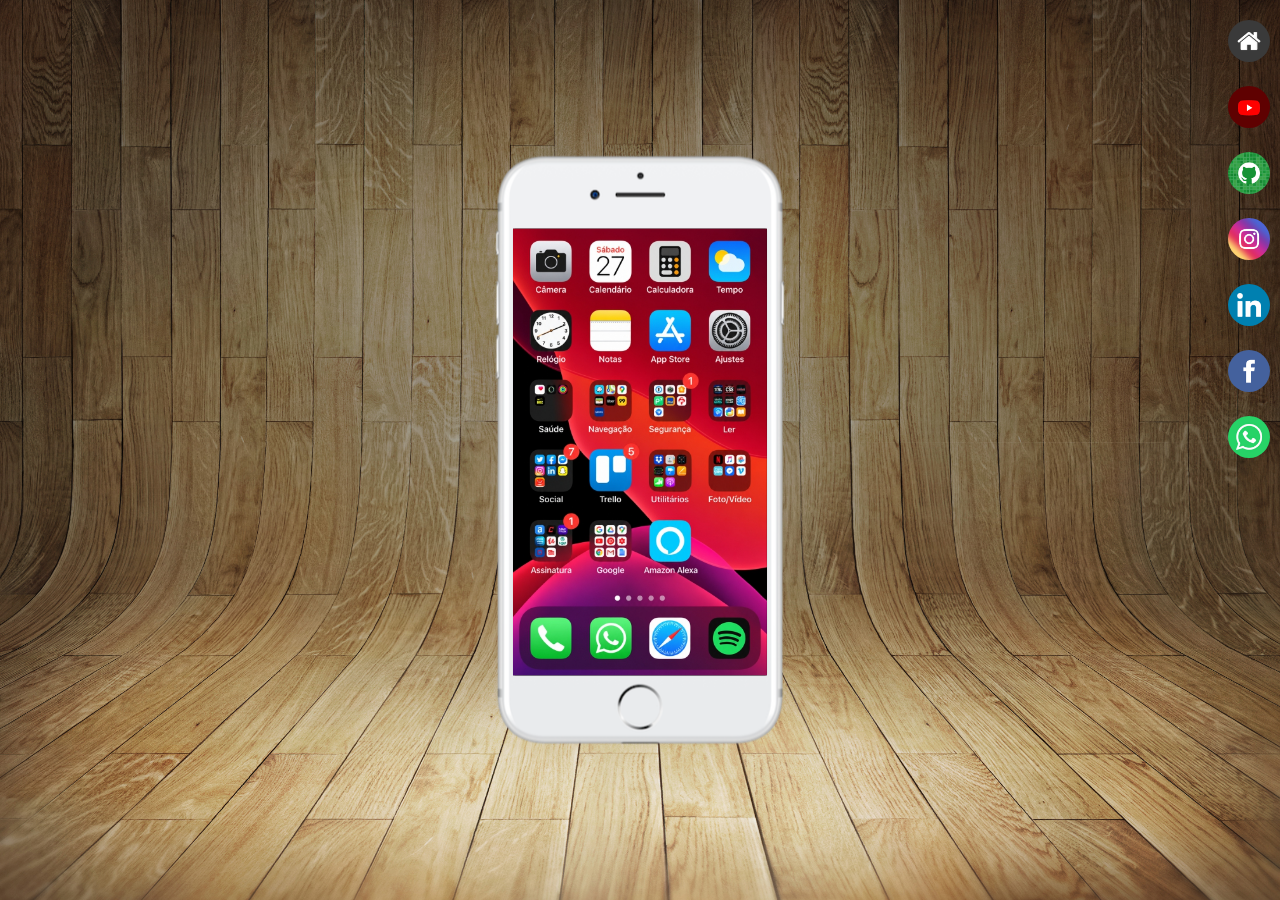
<file: index.html>
<!DOCTYPE html>
<html lang="pt-br">
<head>
    <meta charset="UTF-8">
    <meta name="viewport" content="width=device-width, initial-scale=1.0">
    <link rel="shortcut icon" href="favicon.ico" type="image/x-icon">
    <title>Projeto Redes Sociais</title>
    <link rel="stylesheet" href="estilos/style.css">
</head>
<body>
    <main>
        <section id="telefone">
            <iframe src="home.html" name="tela" id="tela" frameborder="0">
                Seu navegador não é compativel com isso.
            </iframe>
        </section>
        <section id="redes-sociais">
            <a href="home.html" target="tela"><img src="imagens/logo-home.jpg" alt="Home"></a><br>
            <a href="youtube.html" target="tela"><img src="imagens/logo-youtube.jpg" alt="YouTube"></a><br>
            <a href="github.html" target="tela"><img src="imagens/logo-github.jpg" alt="GitHub"></a><br>
            <a href="instagram.html" target="tela"><img src="imagens/logo-instagram.jpg" alt="Instagram"></a><br>
            <a href="linkedin.html" target="tela"><img src="imagens/logo-linkedin.jpg" alt="Linkedin"></a><br>
            <a href="facebook.html" target="tela"><img src="imagens/logo-facebook.jpg" alt="Facebook"></a><br>
            <a href="whatsapp.html" target="tela"><img src="imagens/logo-whatsapp.jpg" alt="WhatsApp"></a>
        </section>
    </main>
</body>
</html>
</file>
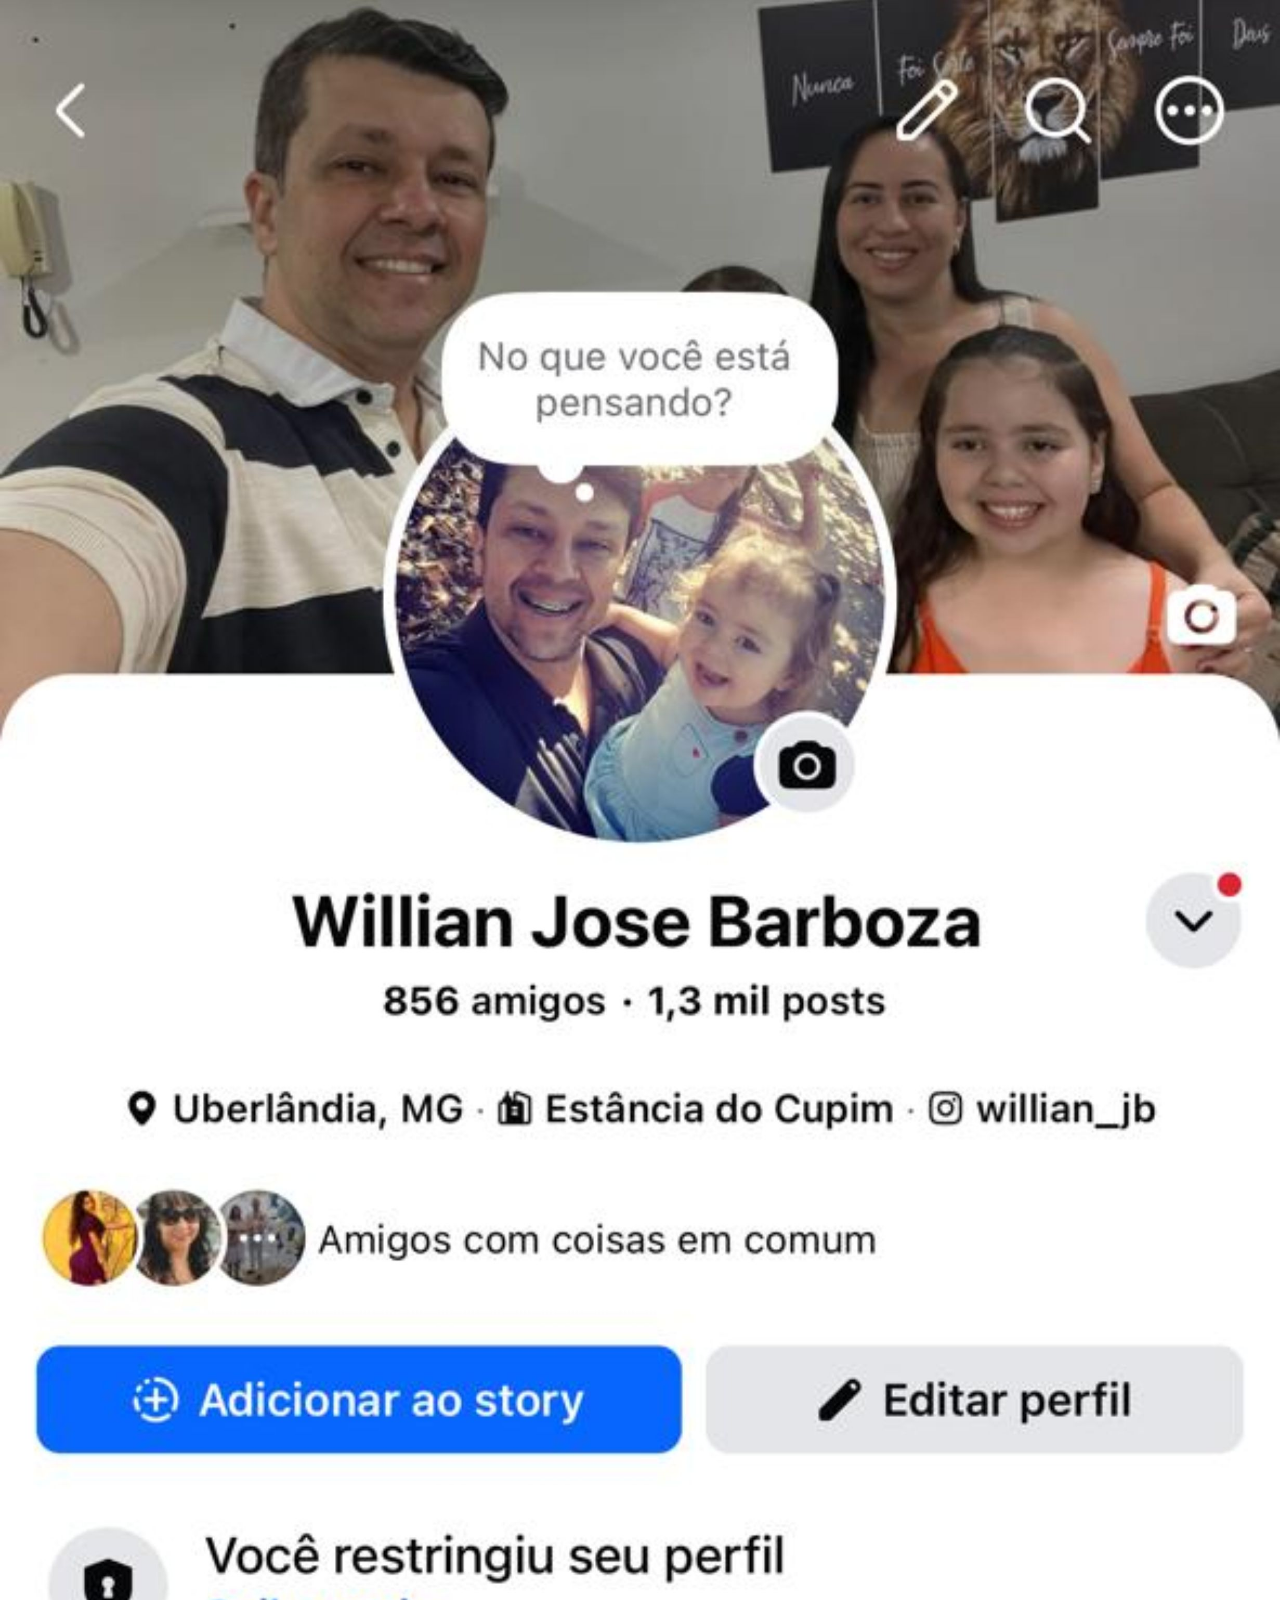
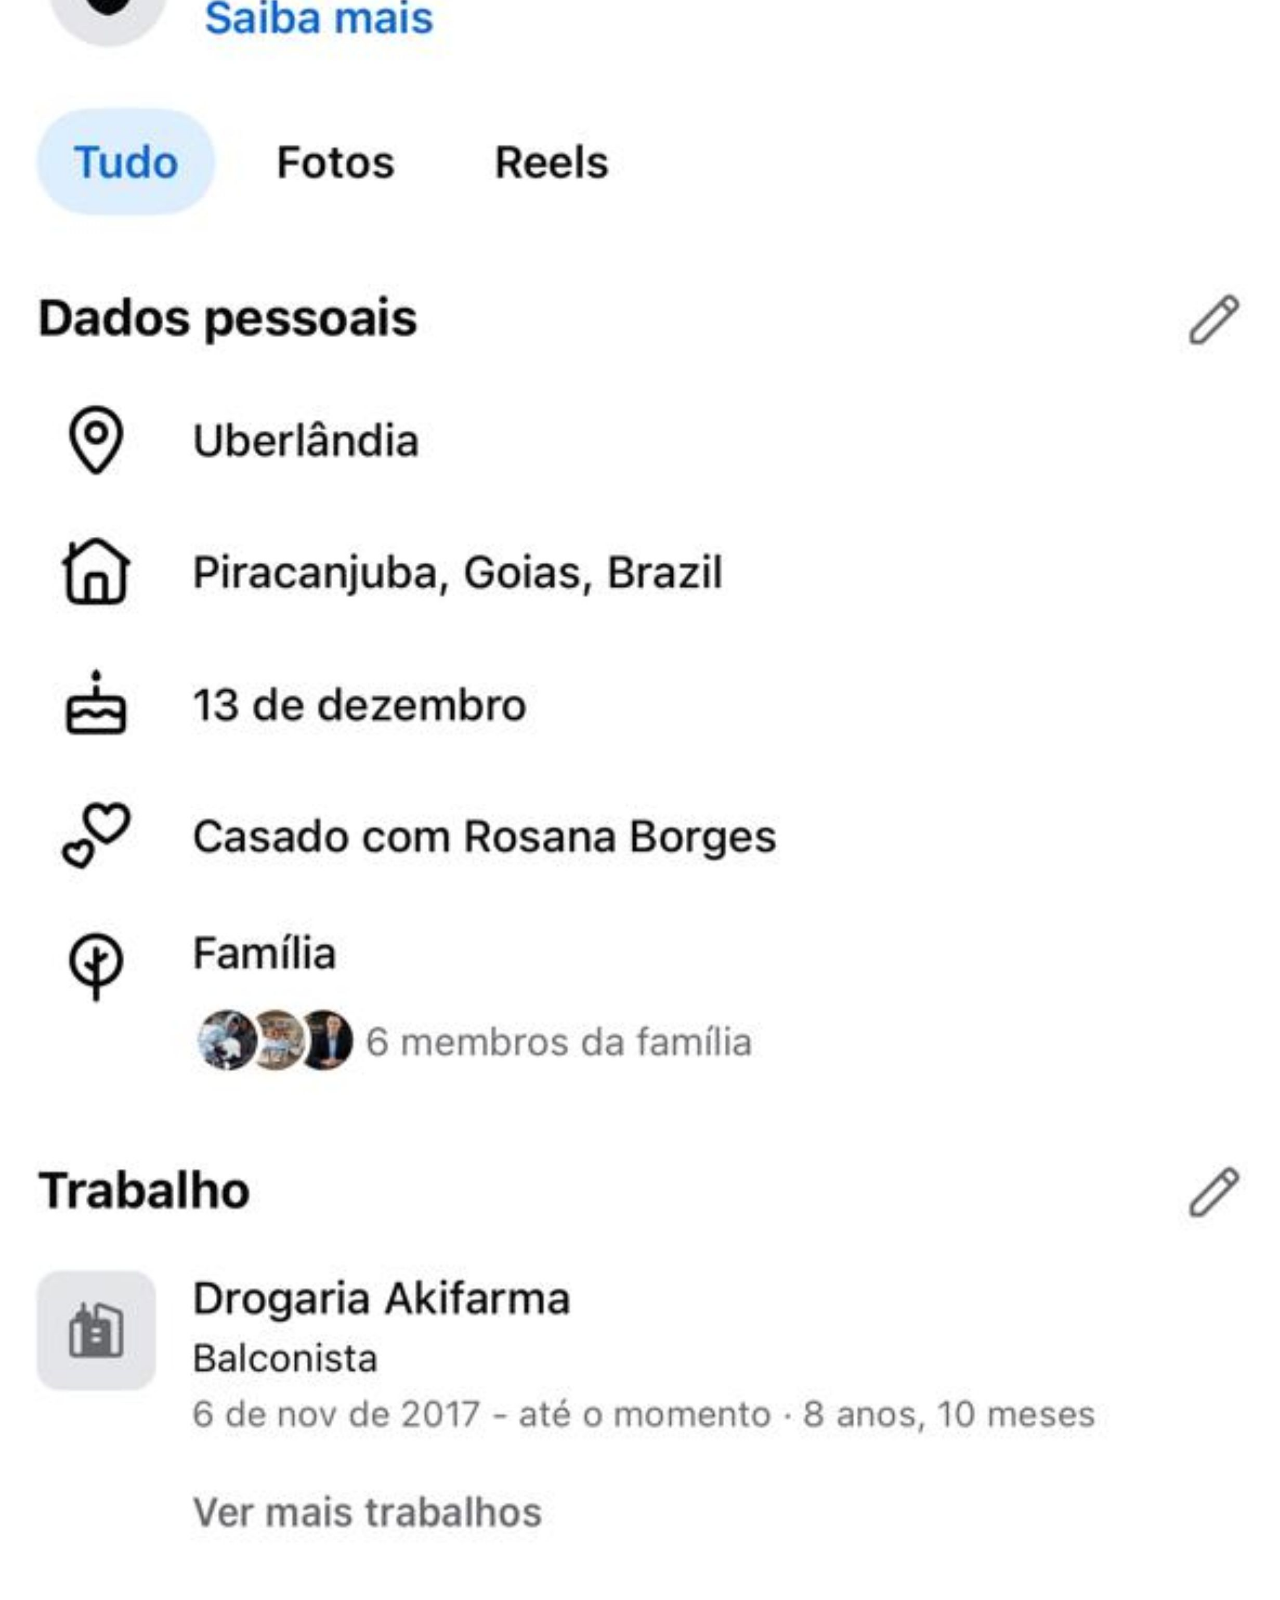
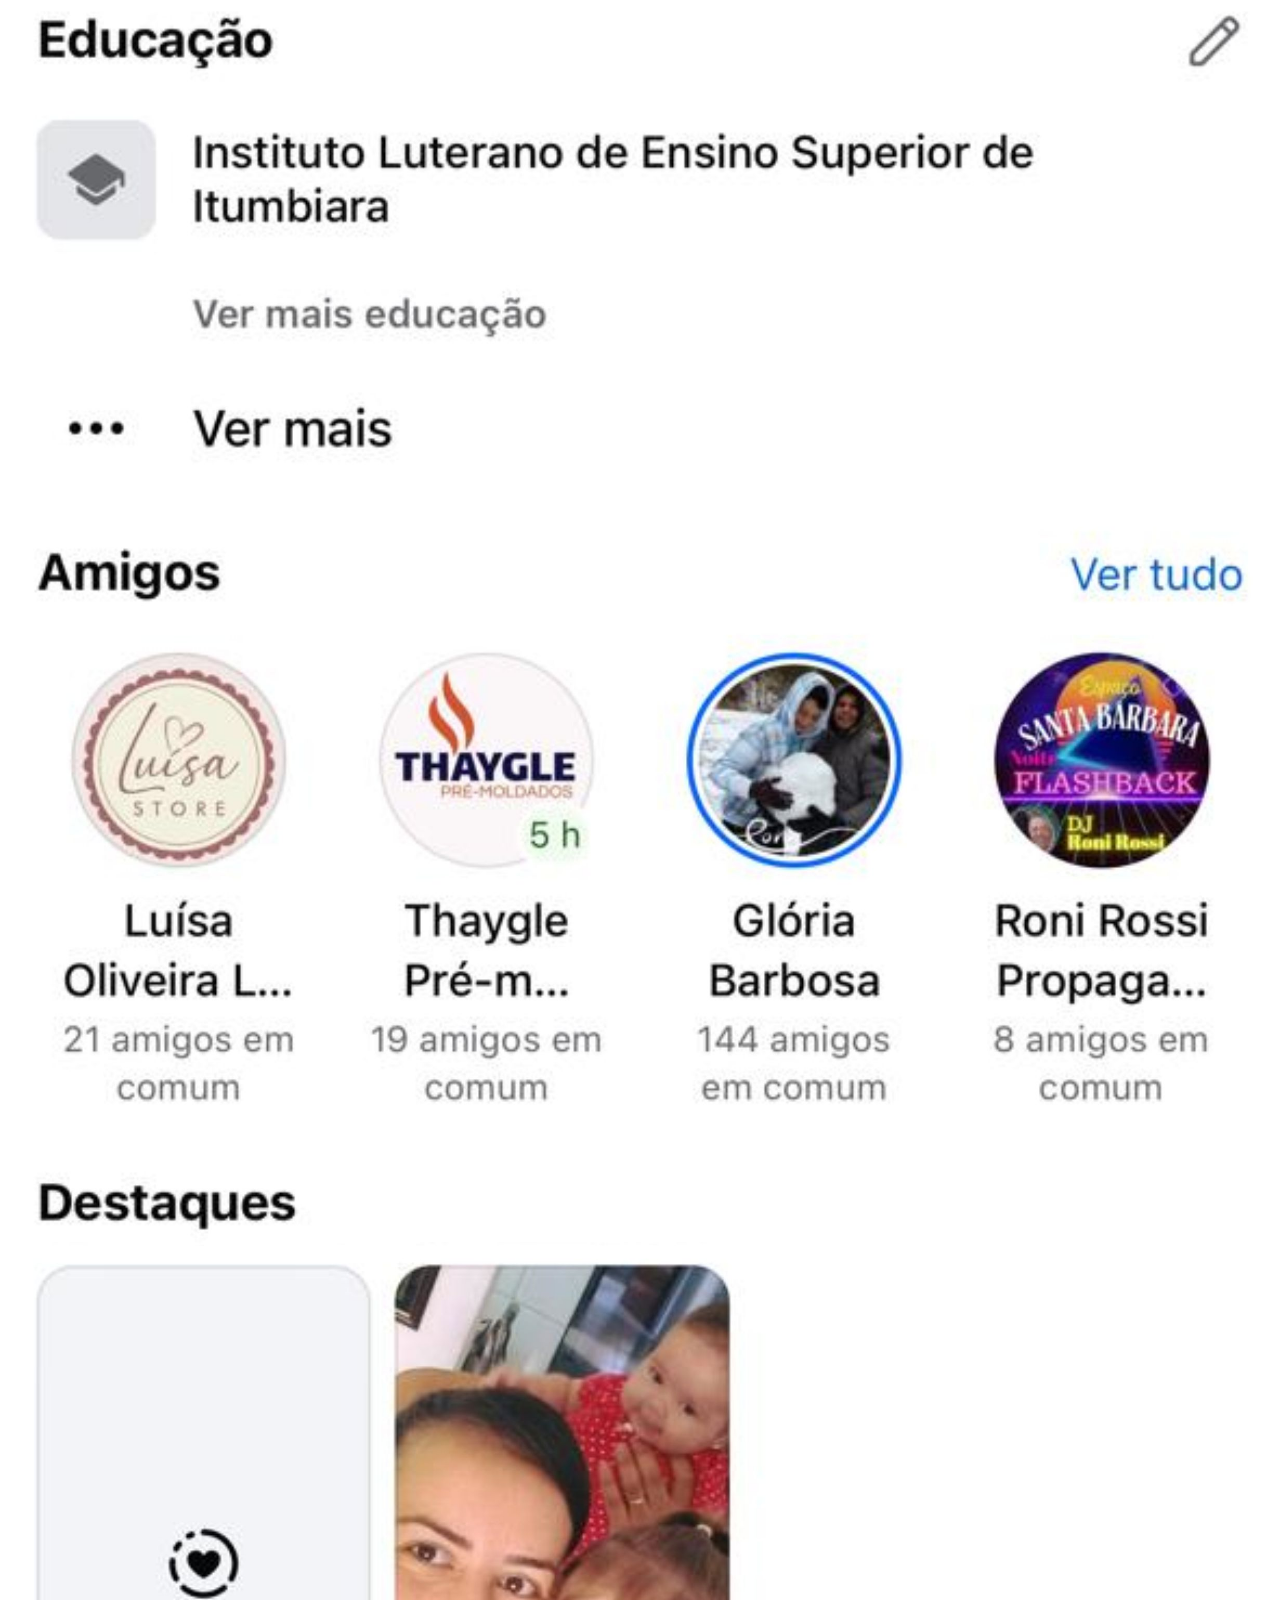
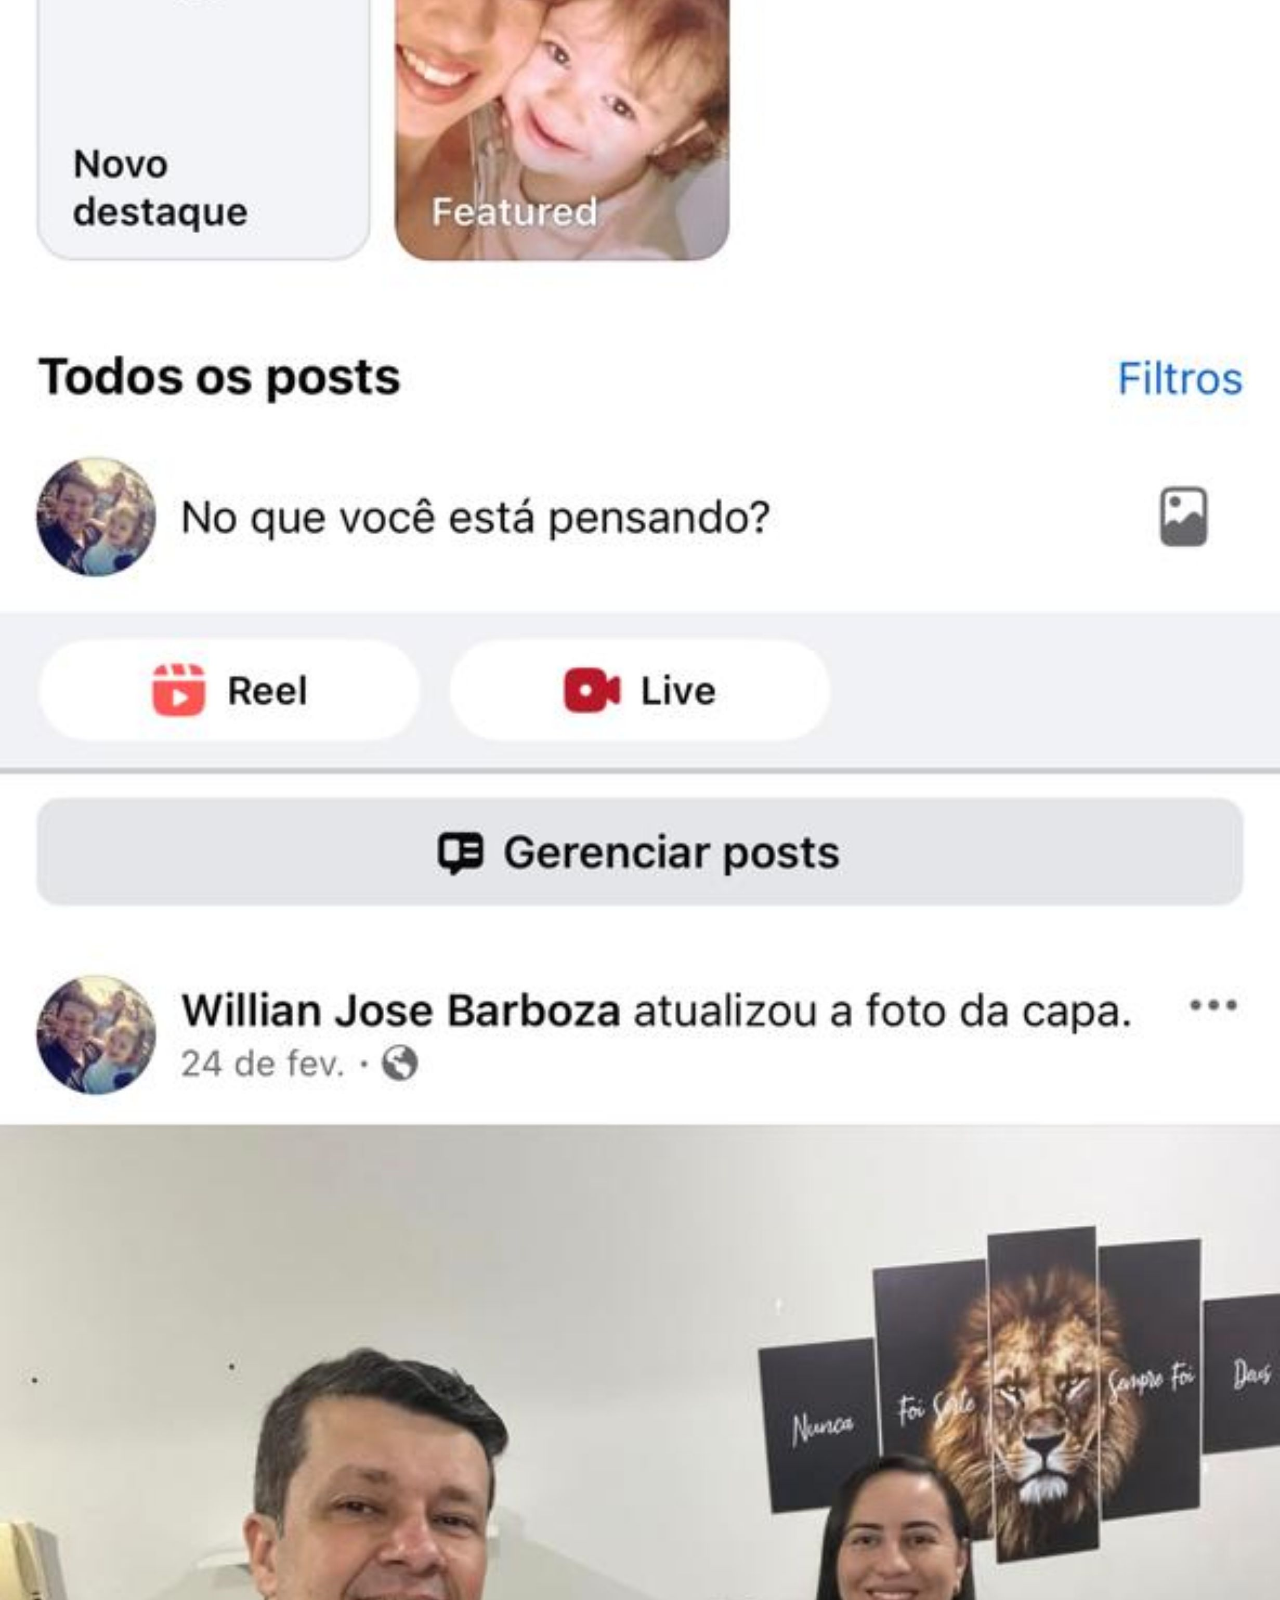
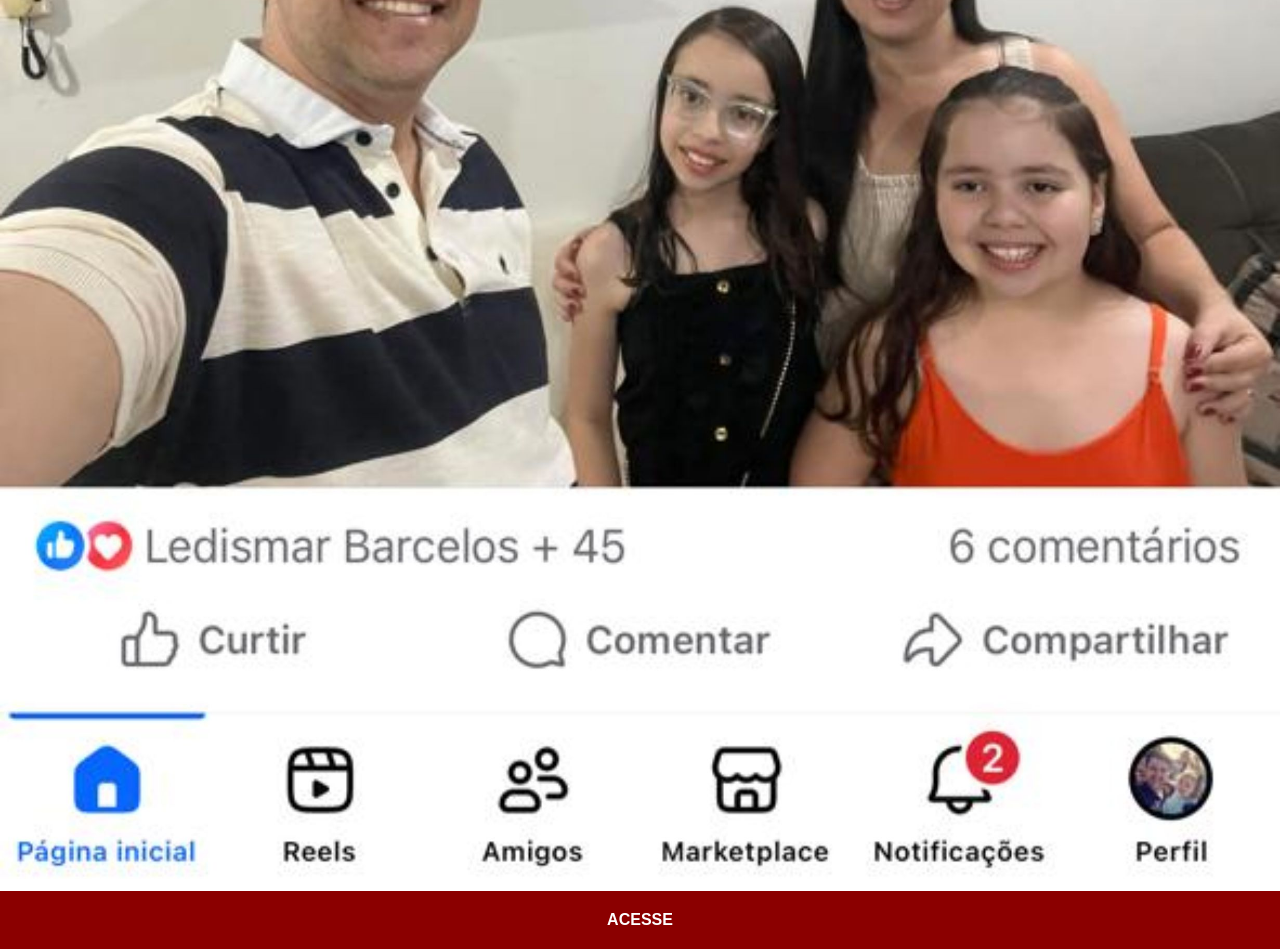
<file: facebook.html>
<!DOCTYPE html>
<html lang="pt-br">
<head>
    <meta charset="UTF-8">
    <meta name="viewport" content="width=device-width, initial-scale=1.0">
    <title>Facebook</title>
    <link rel="stylesheet" href="estilos/social.css">
</head>
<body>
    <img src="imagens/tela-facebook-2.jpg" alt="Facebook">
    <a href="https://www.facebook.com/willianjb" target="_blank">ACESSE</a>
</body>
</html>
</file>
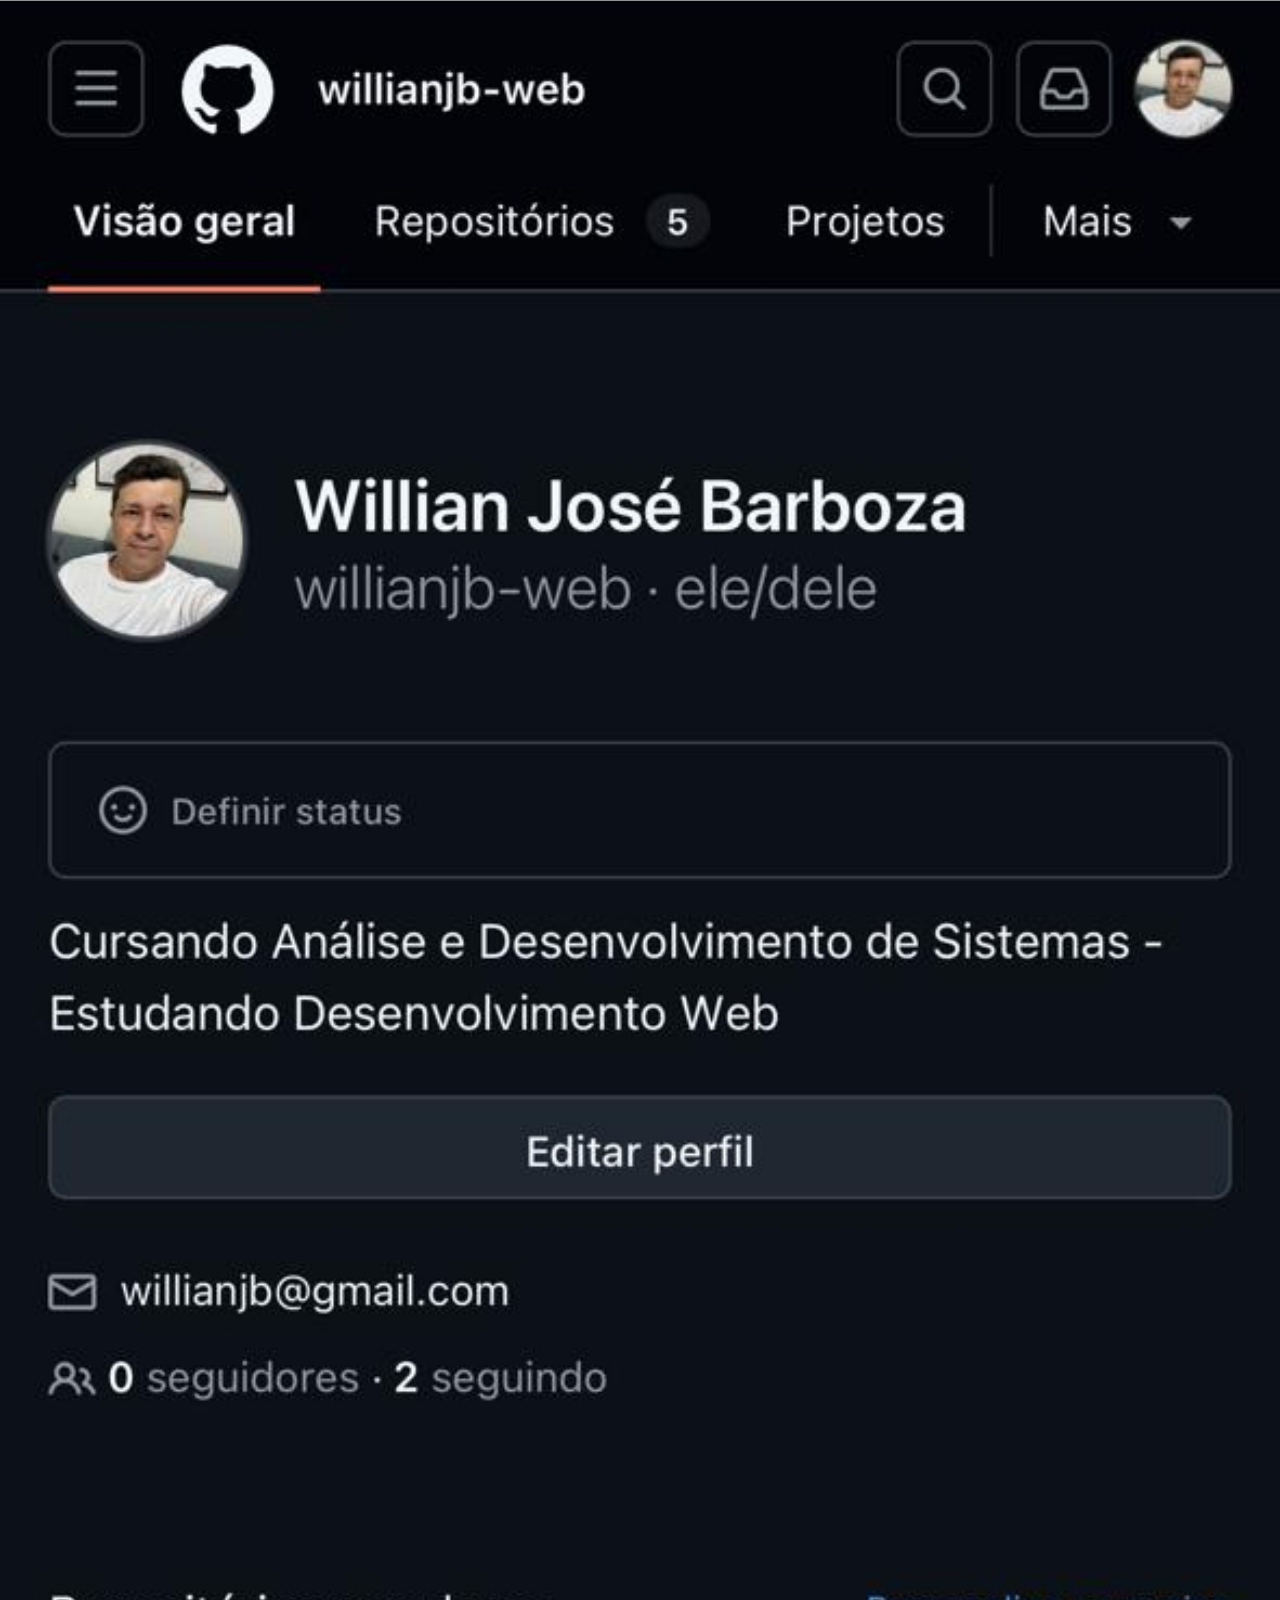
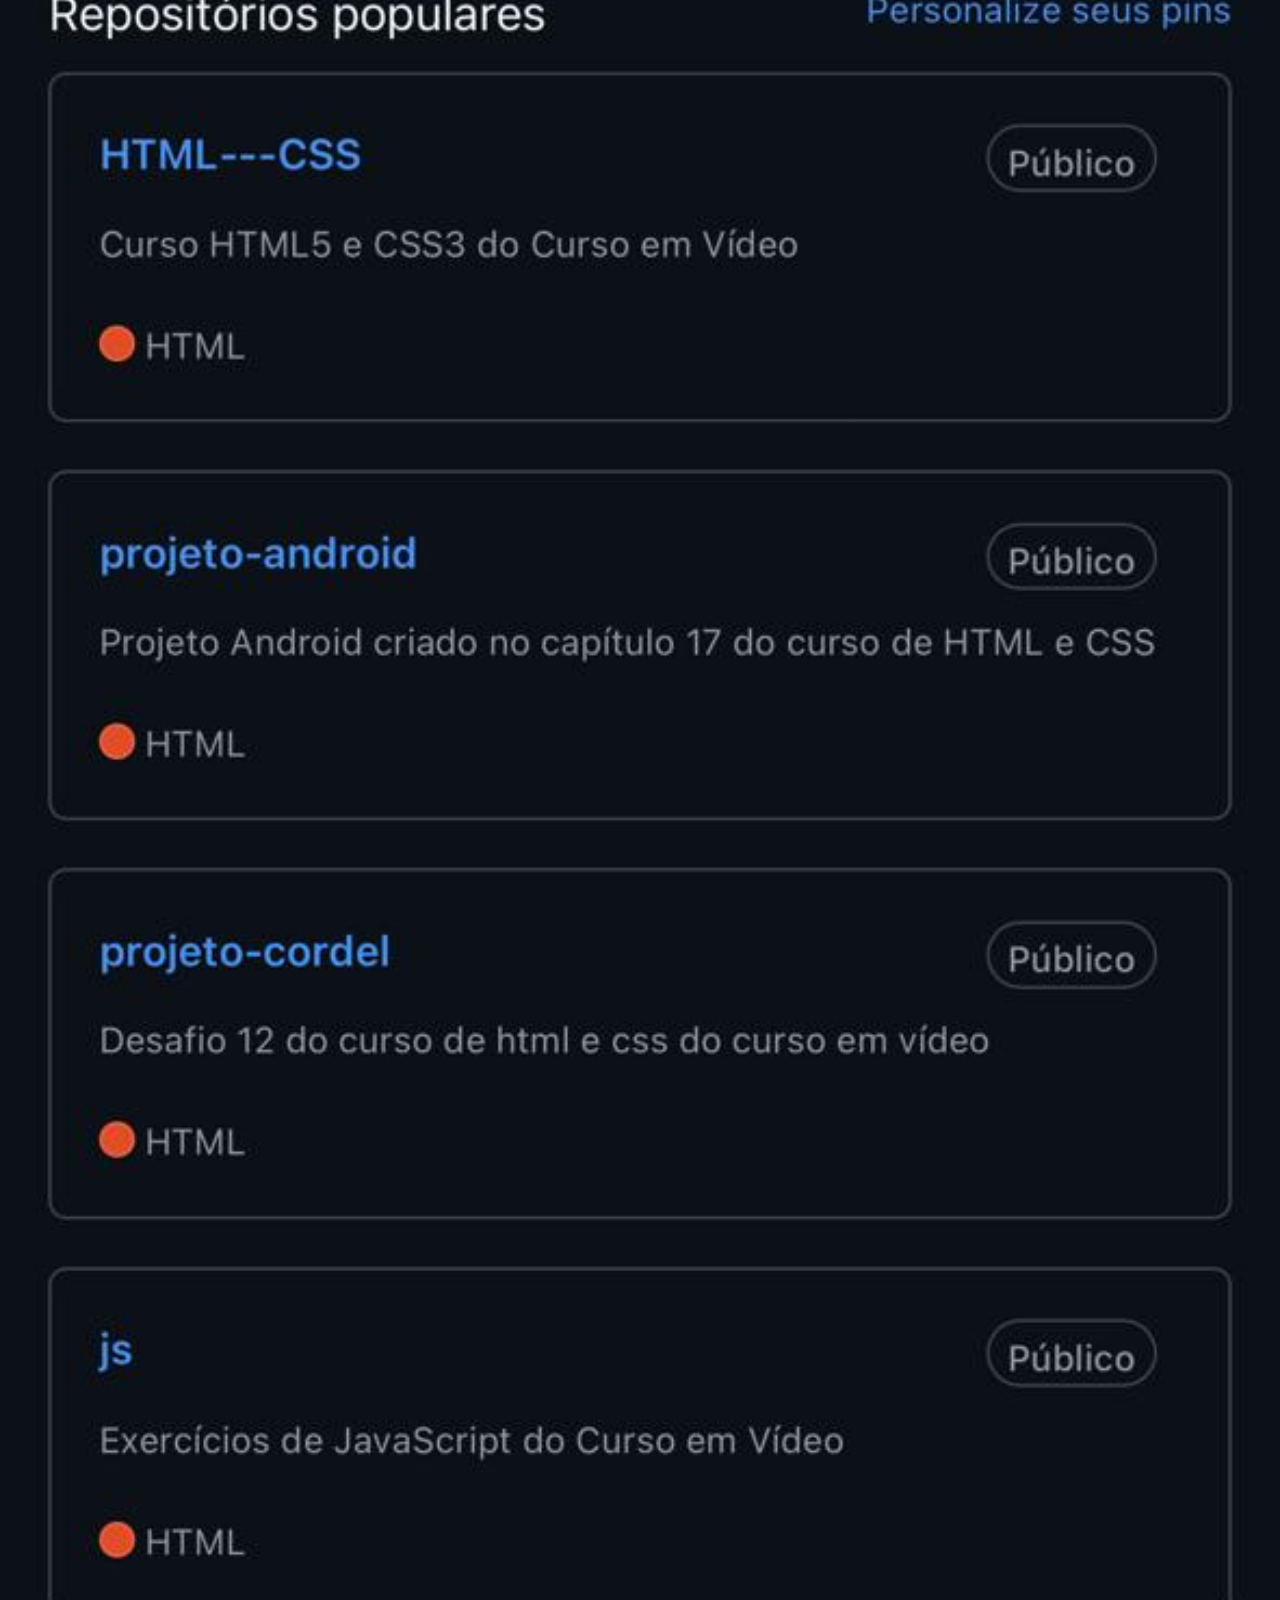
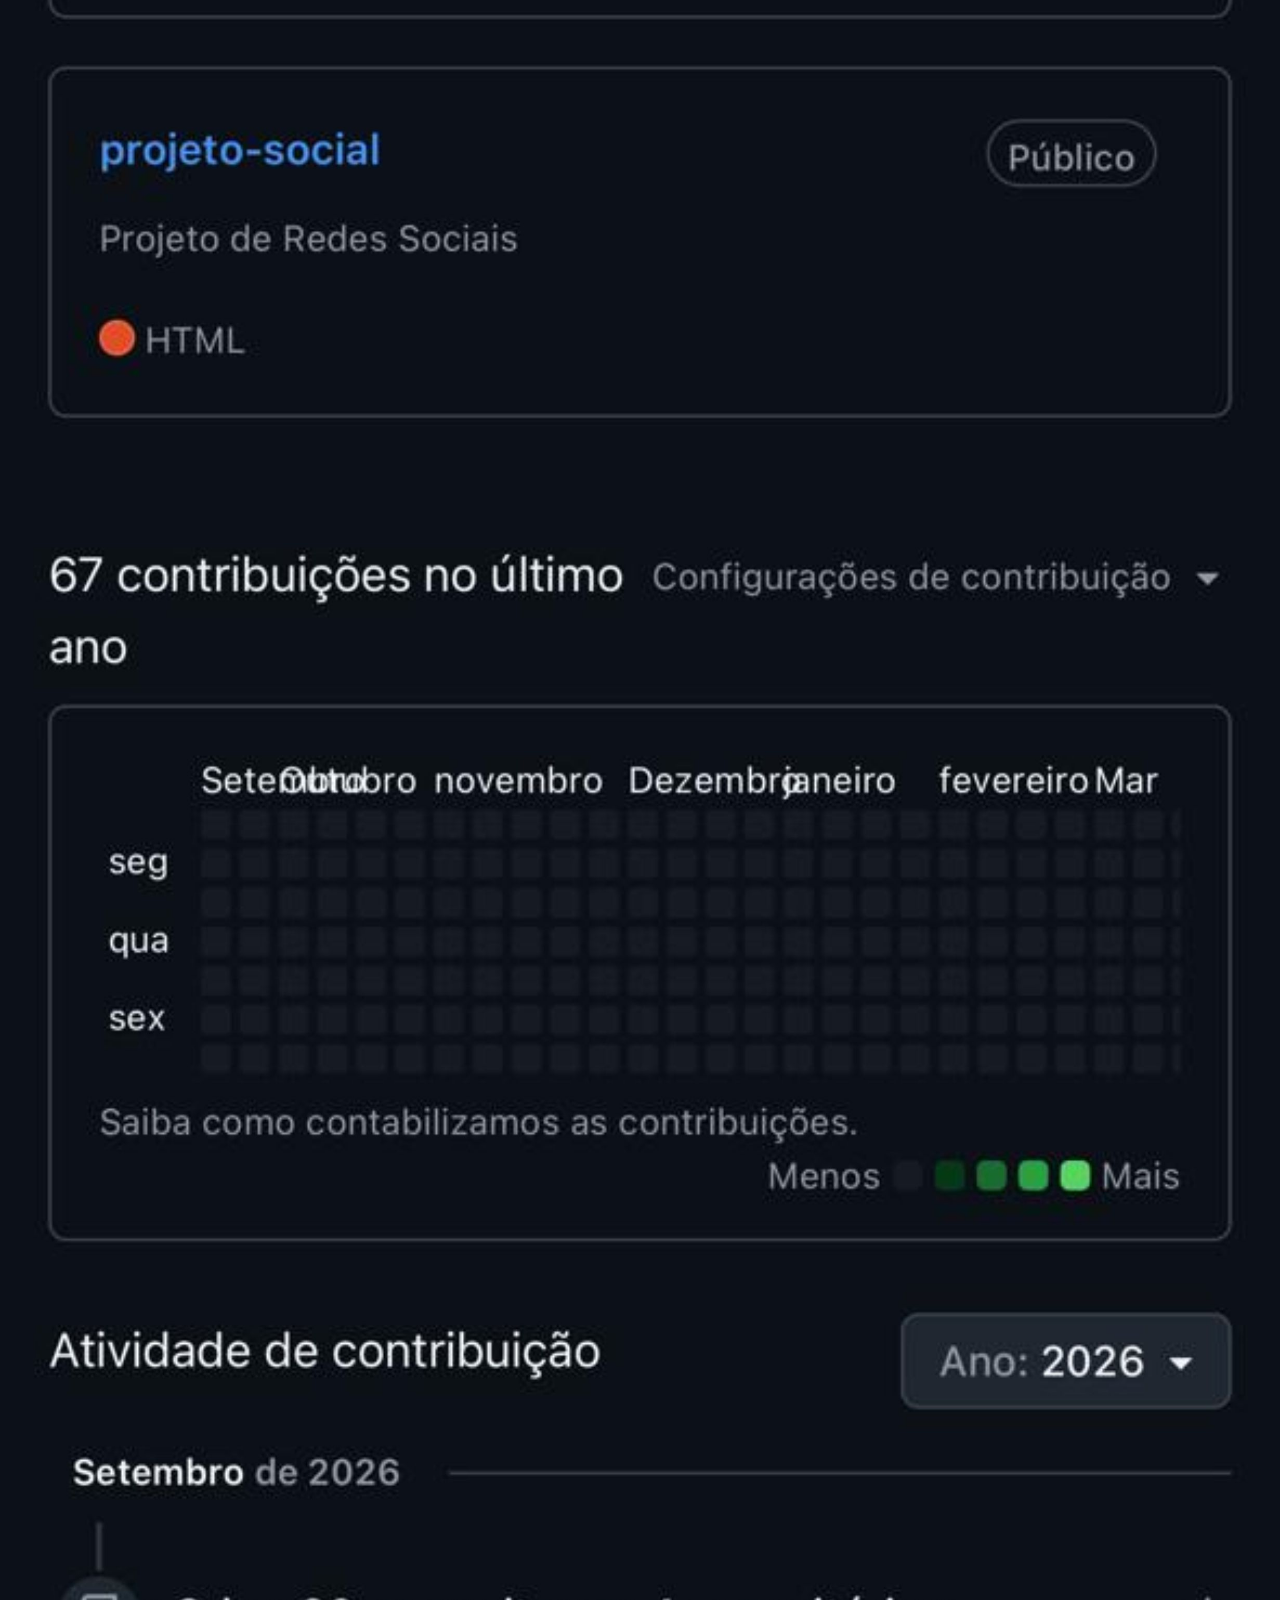
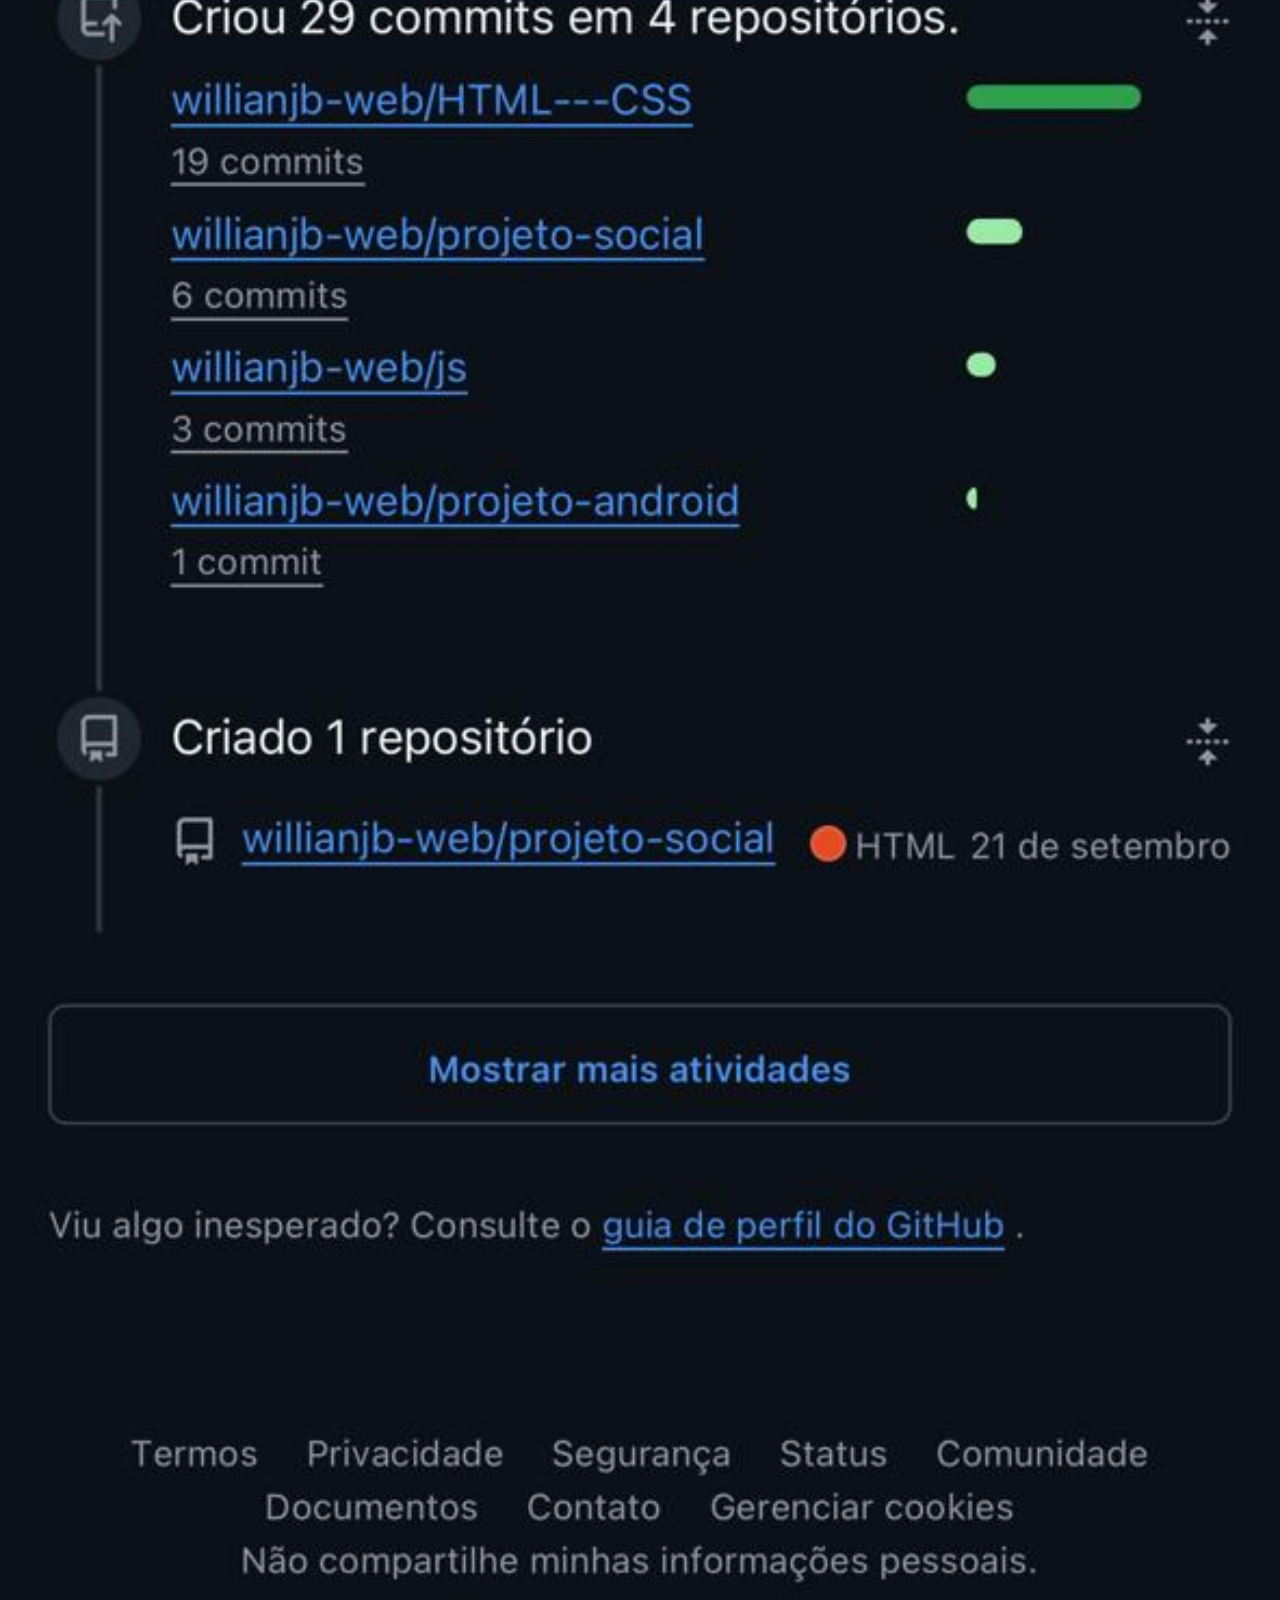
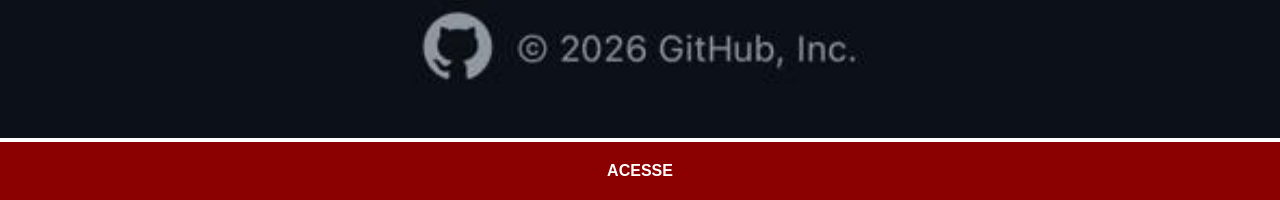
<file: github.html>
<!DOCTYPE html>
<html lang="pt-br">
<head>
    <meta charset="UTF-8">
    <meta name="viewport" content="width=device-width, initial-scale=1.0">
    <title>GitHub</title>
    <link rel="stylesheet" href="estilos/social.css">
</head>
<body>
    <img src="imagens/tela-github-2.jpg" alt="GitHub">
    <a href="https://github.com/willianjb-web" target="_blank">ACESSE</a>
</body>
</html>
</file>
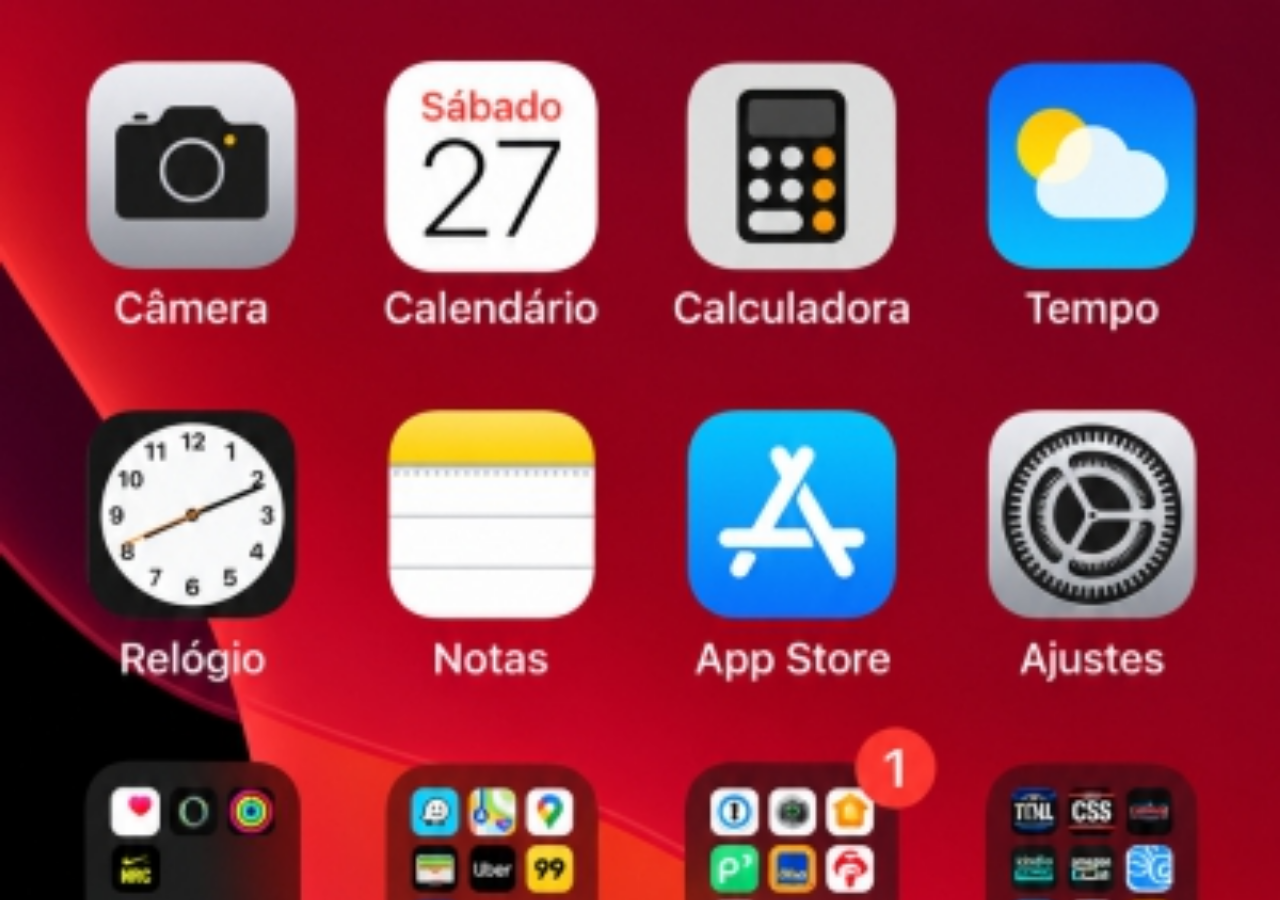
<file: home.html>
<!DOCTYPE html>
<html lang="pt-br">
<head>
    <meta charset="UTF-8">
    <meta name="viewport" content="width=device-width, initial-scale=1.0">
    <title>Home</title>
    <style>
        * {
            margin: 0px;
            padding: 0px;
        }

        body {
            width: 100vw;
            height: 100vh;
            background: black url('imagens/tela-home.jpg') no-repeat top center;
            background-size: cover;
        }
    </style>
</head>
<body>
    
</body>
</html>
</file>
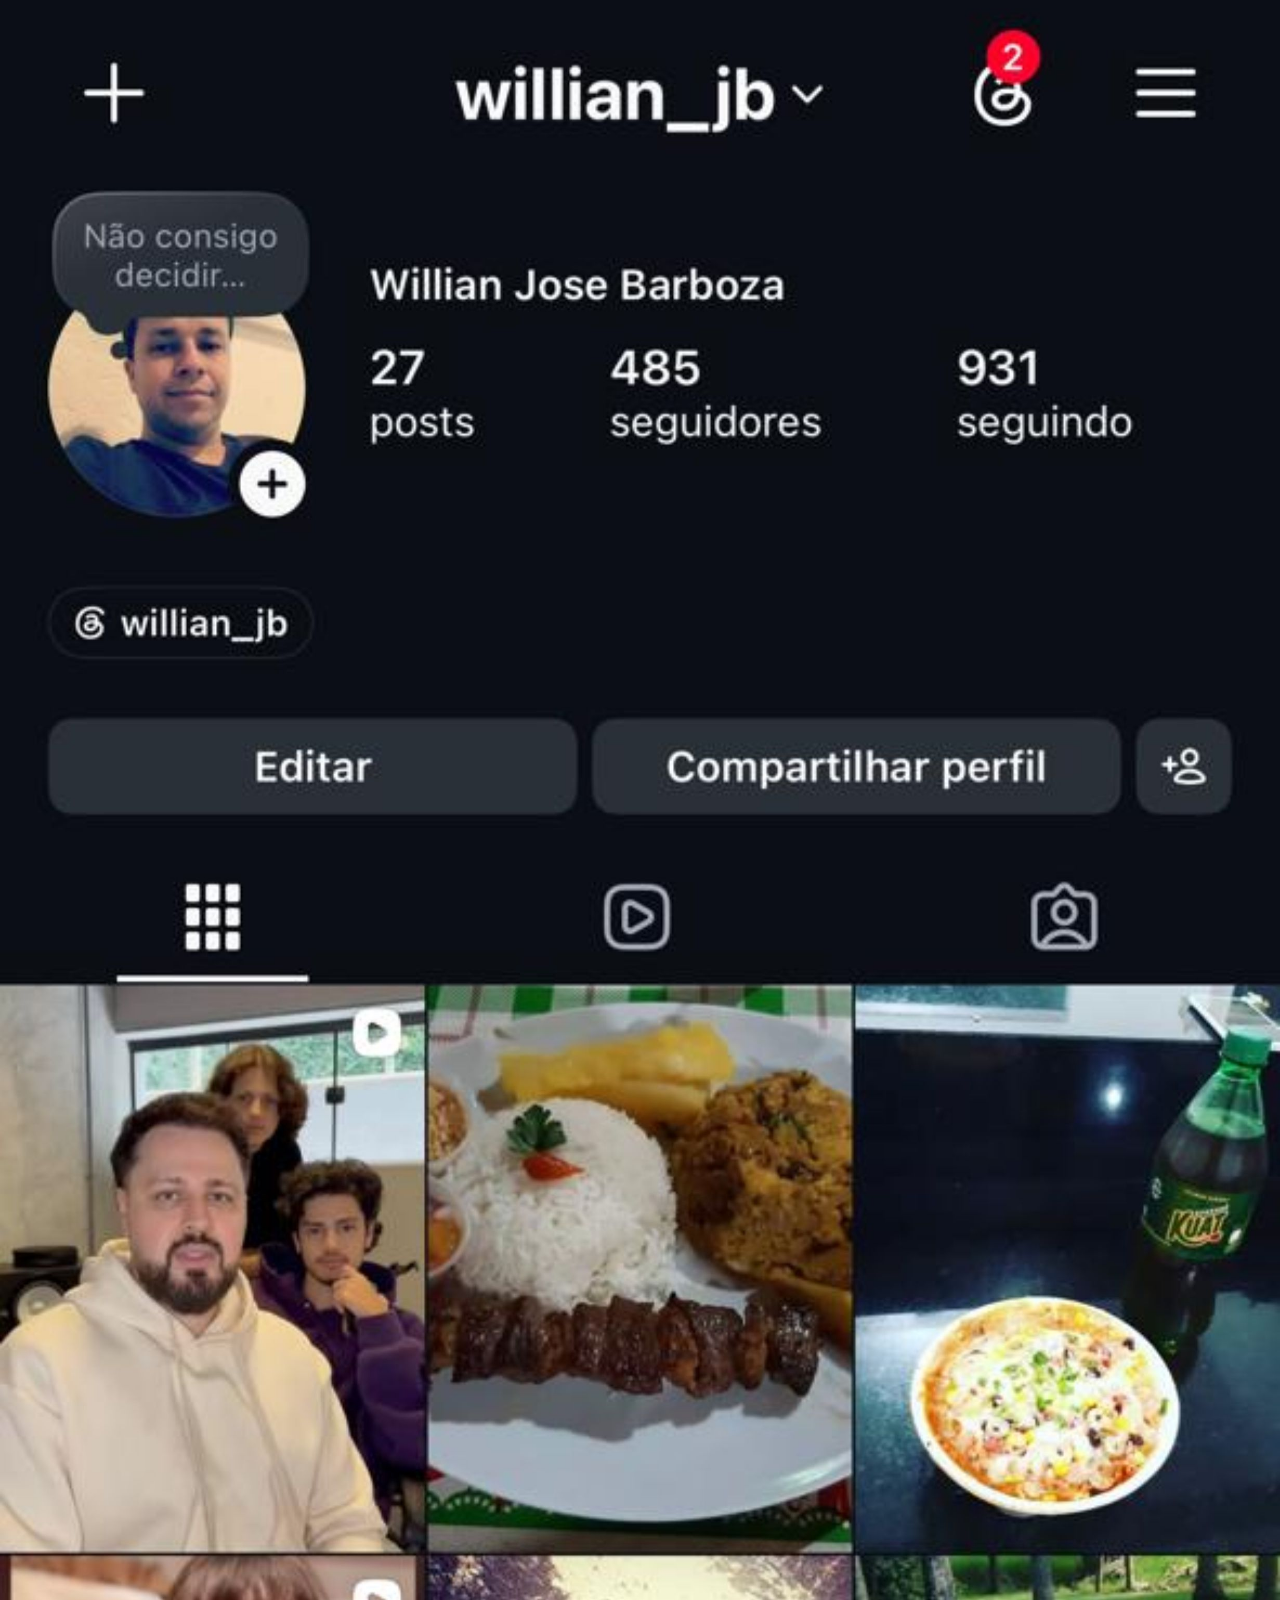
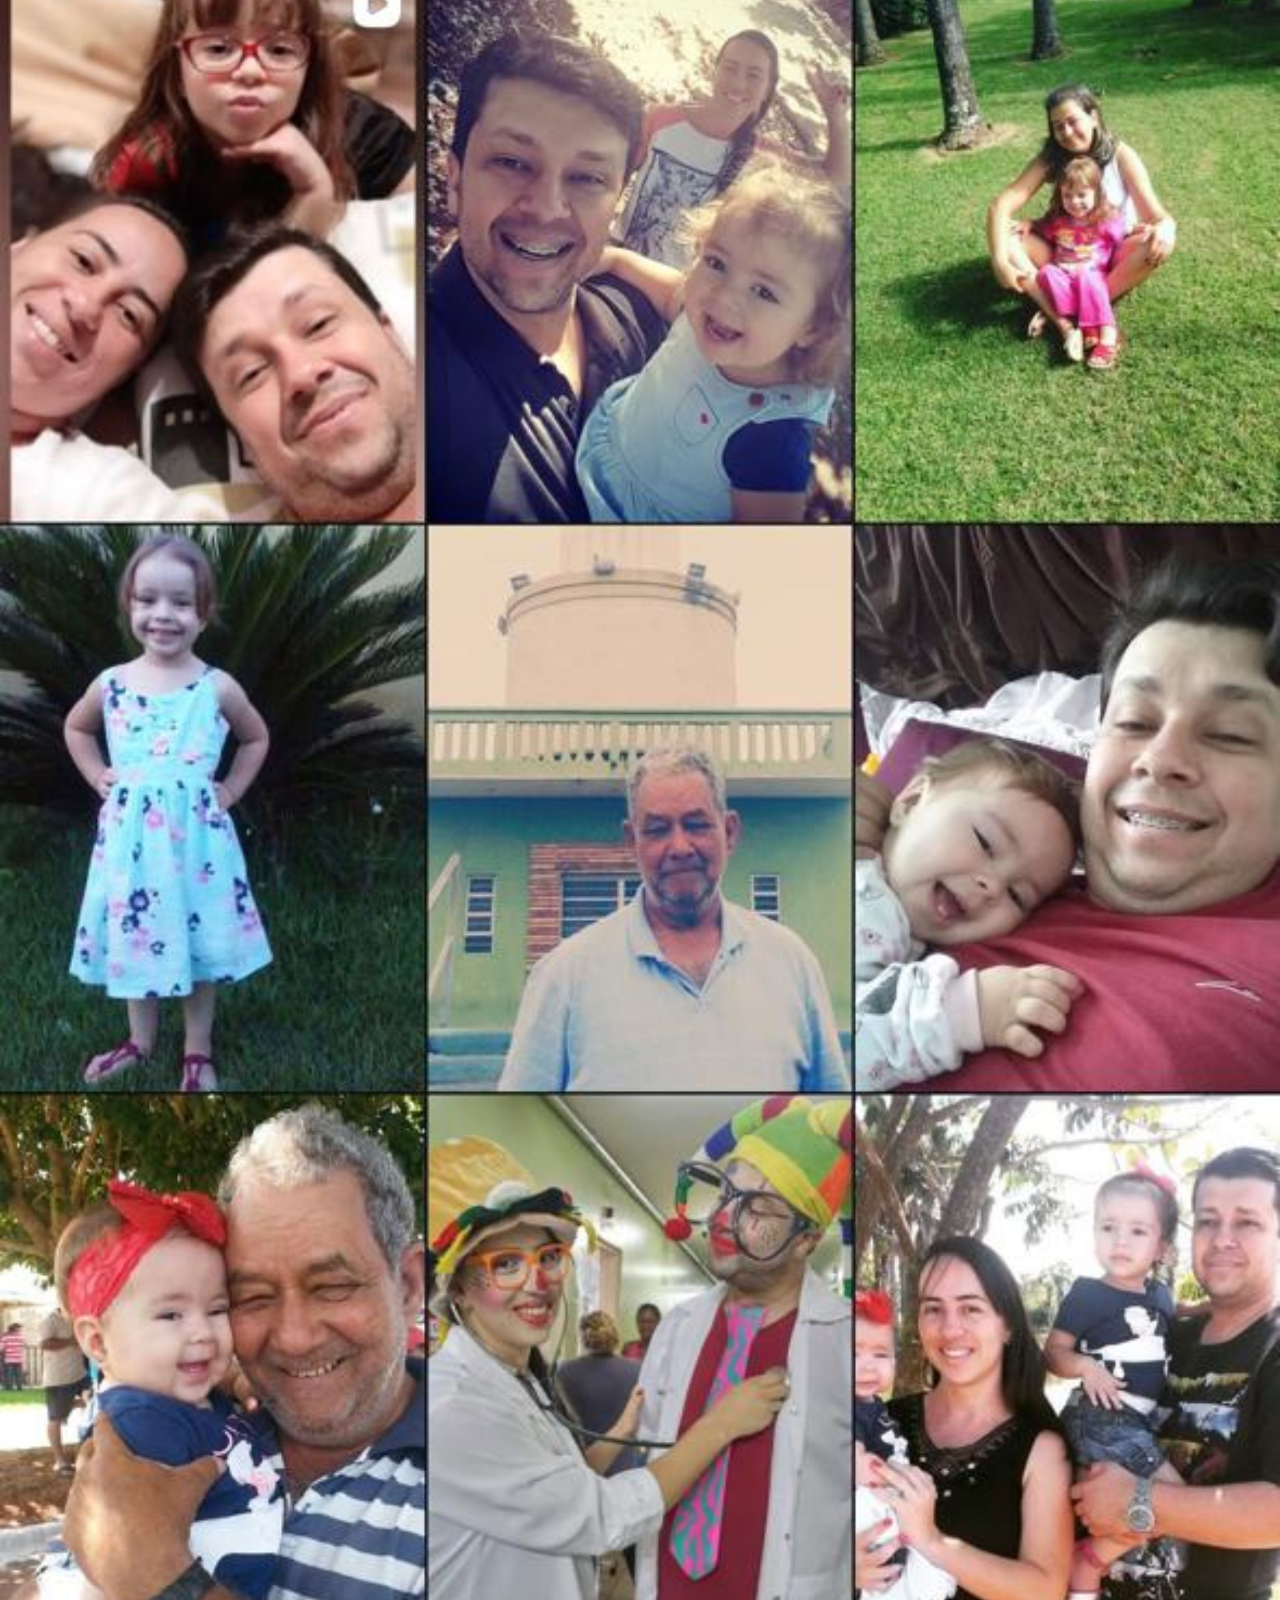
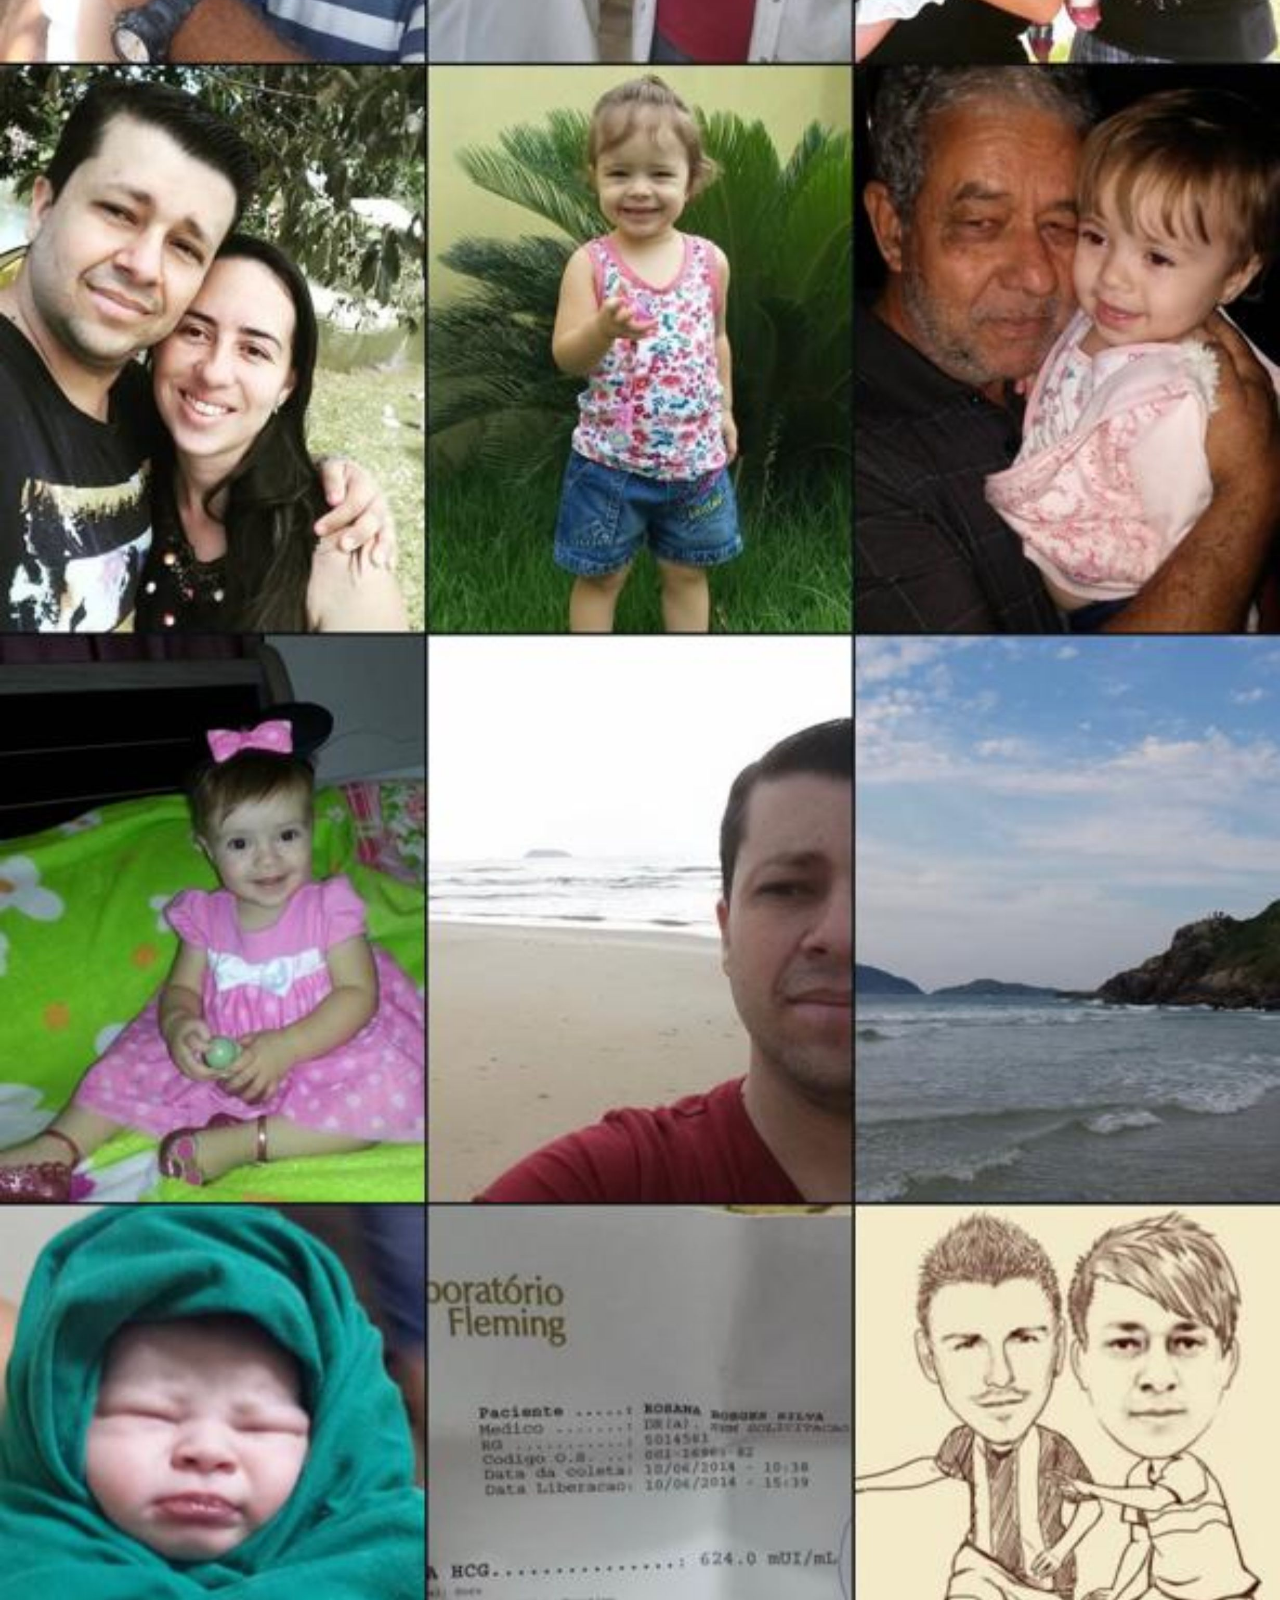
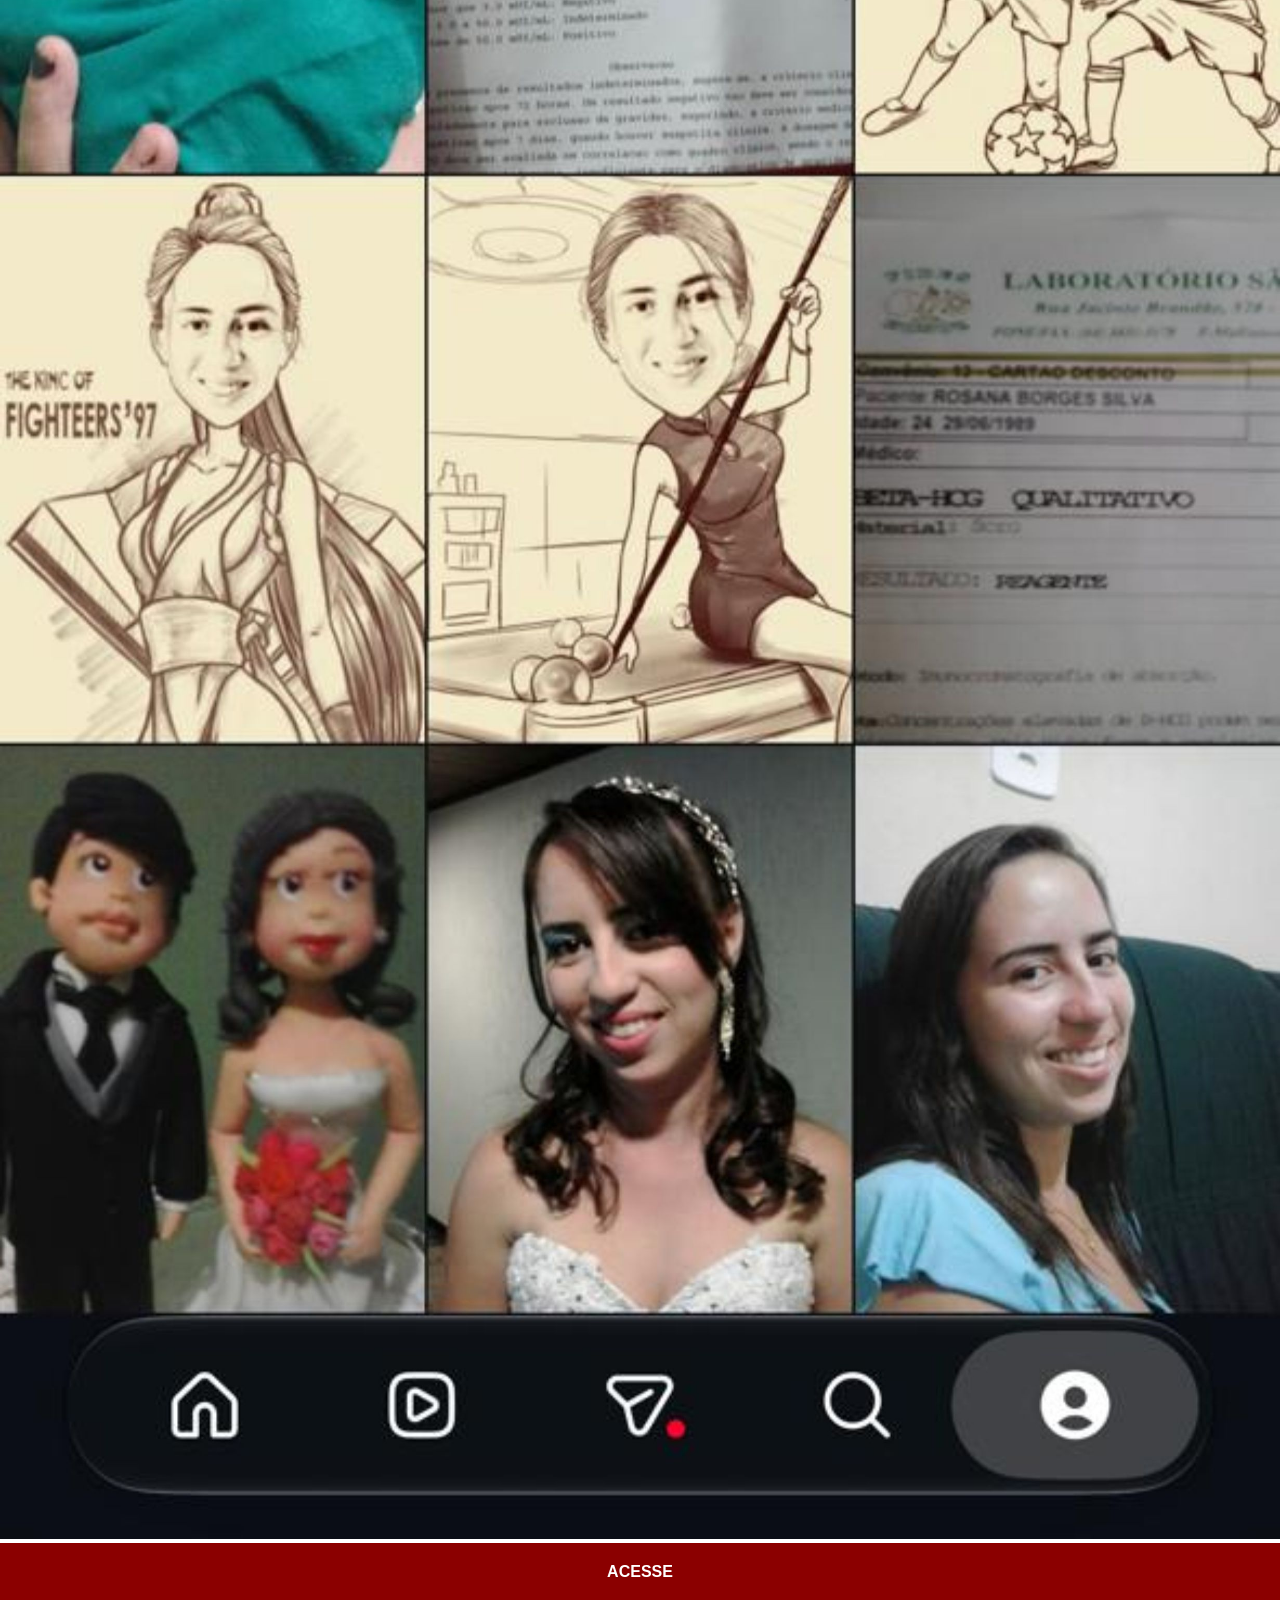
<file: instagram.html>
<!DOCTYPE html>
<html lang="pt-br">
<head>
    <meta charset="UTF-8">
    <meta name="viewport" content="width=device-width, initial-scale=1.0">
    <title>Instagram</title>
    <link rel="stylesheet" href="estilos/social.css">
</head>
<body>
    <img src="imagens/tela-instagram-2.jpg" alt="Instagram">
    <a href="https://www.instagram.com/willian_jb/" target="_blank">ACESSE</a>
</body>
</html>
</file>
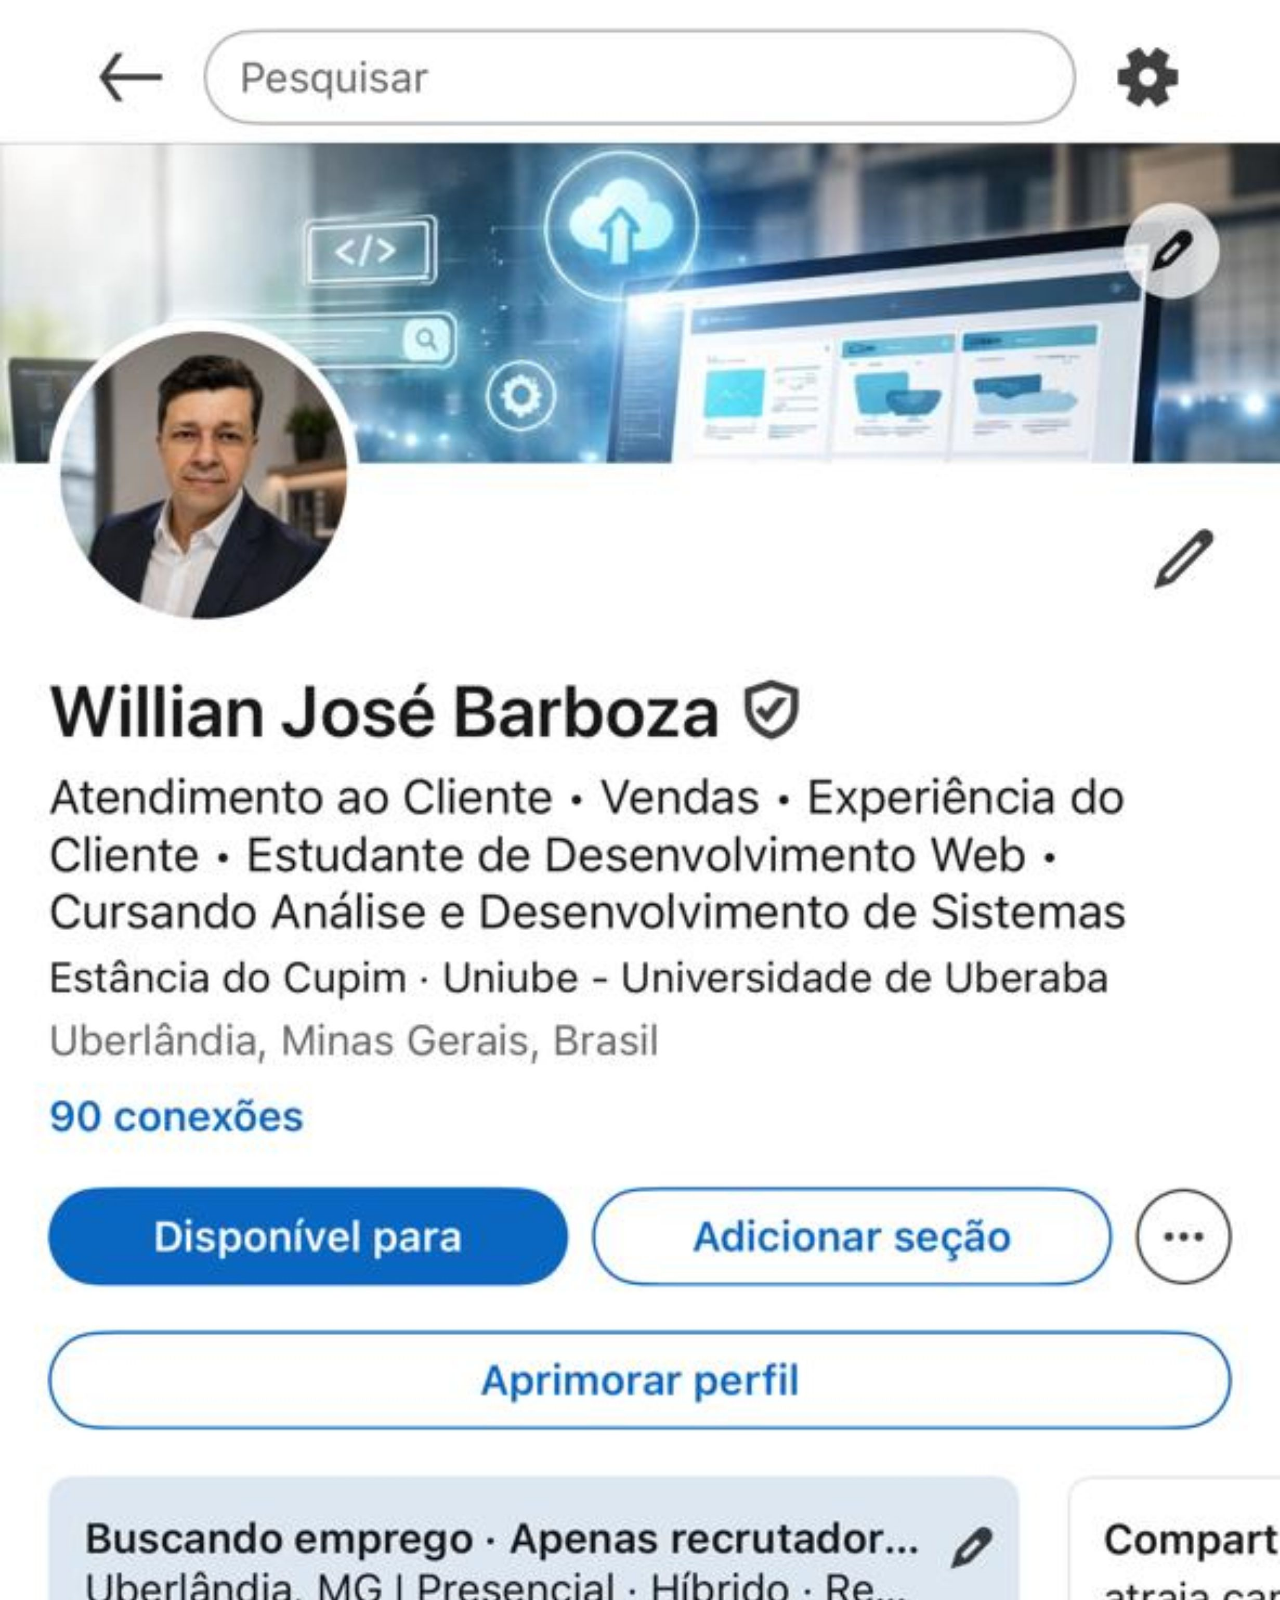
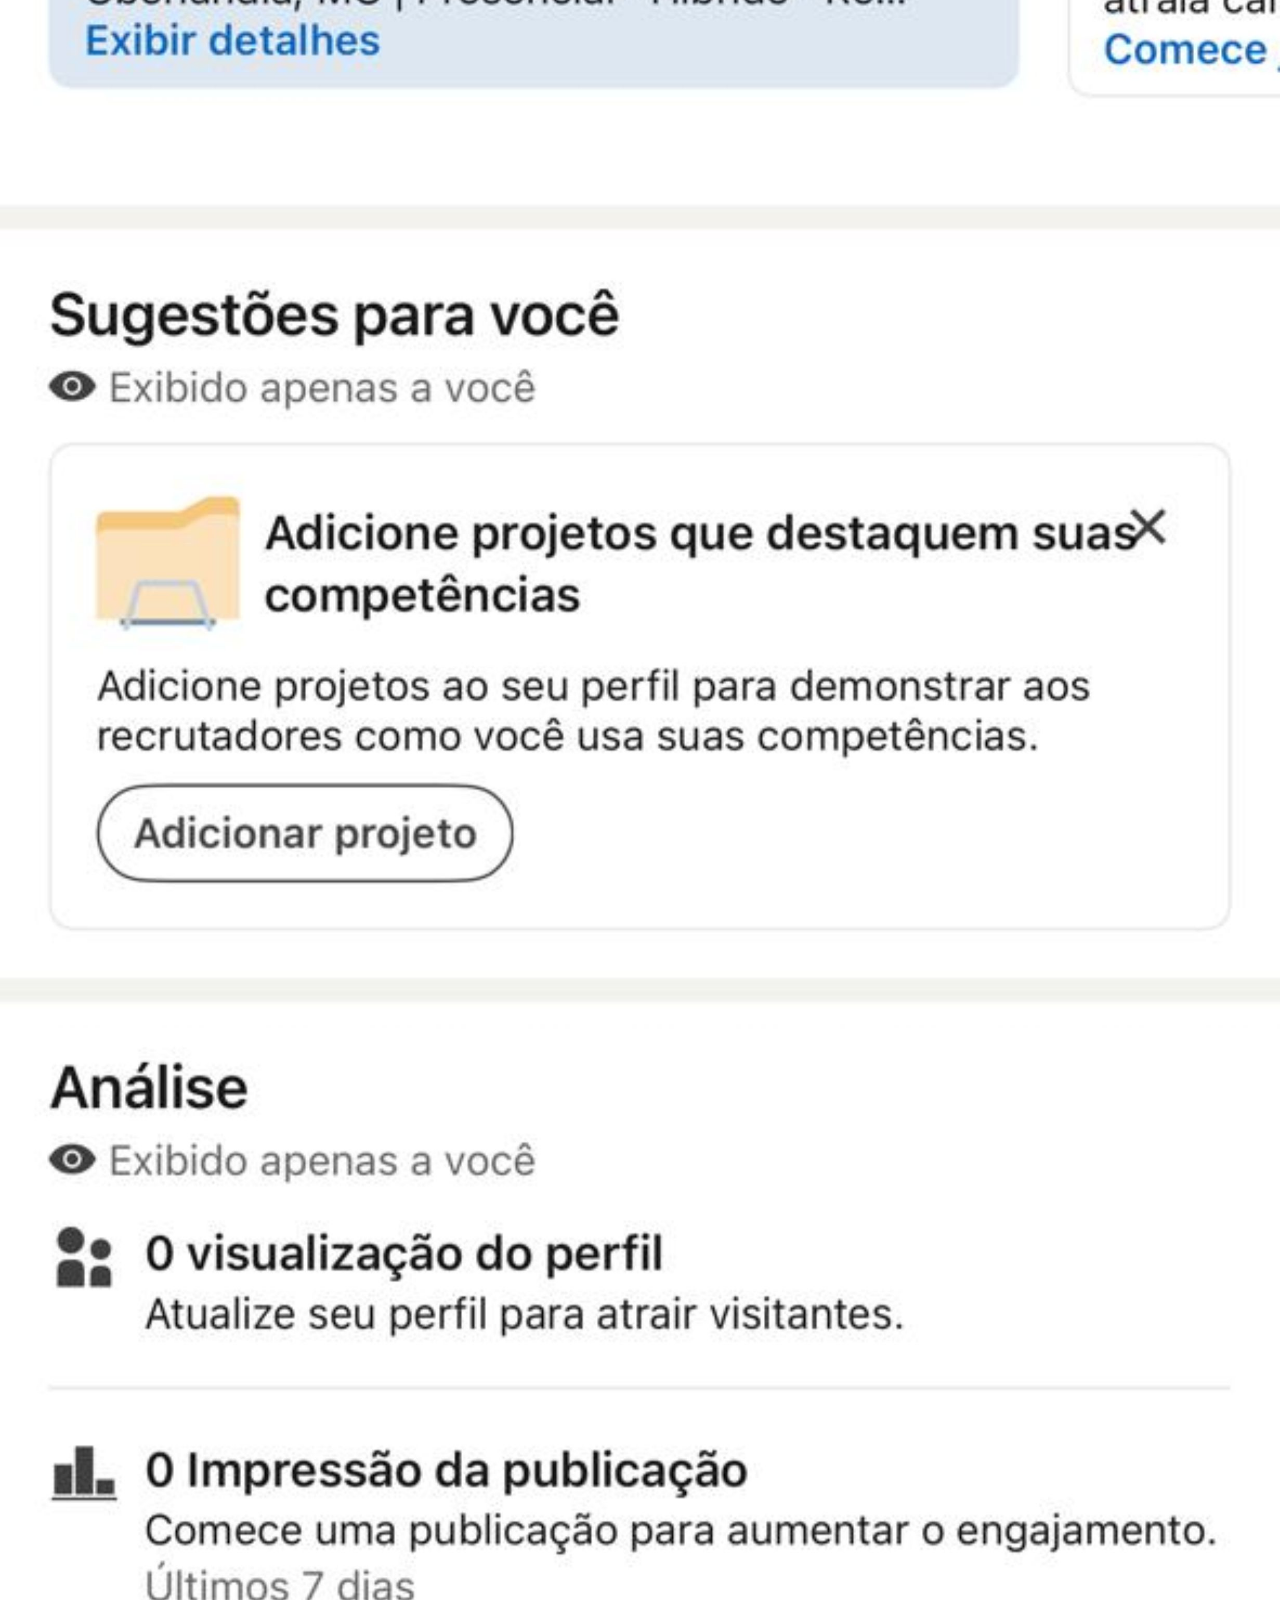
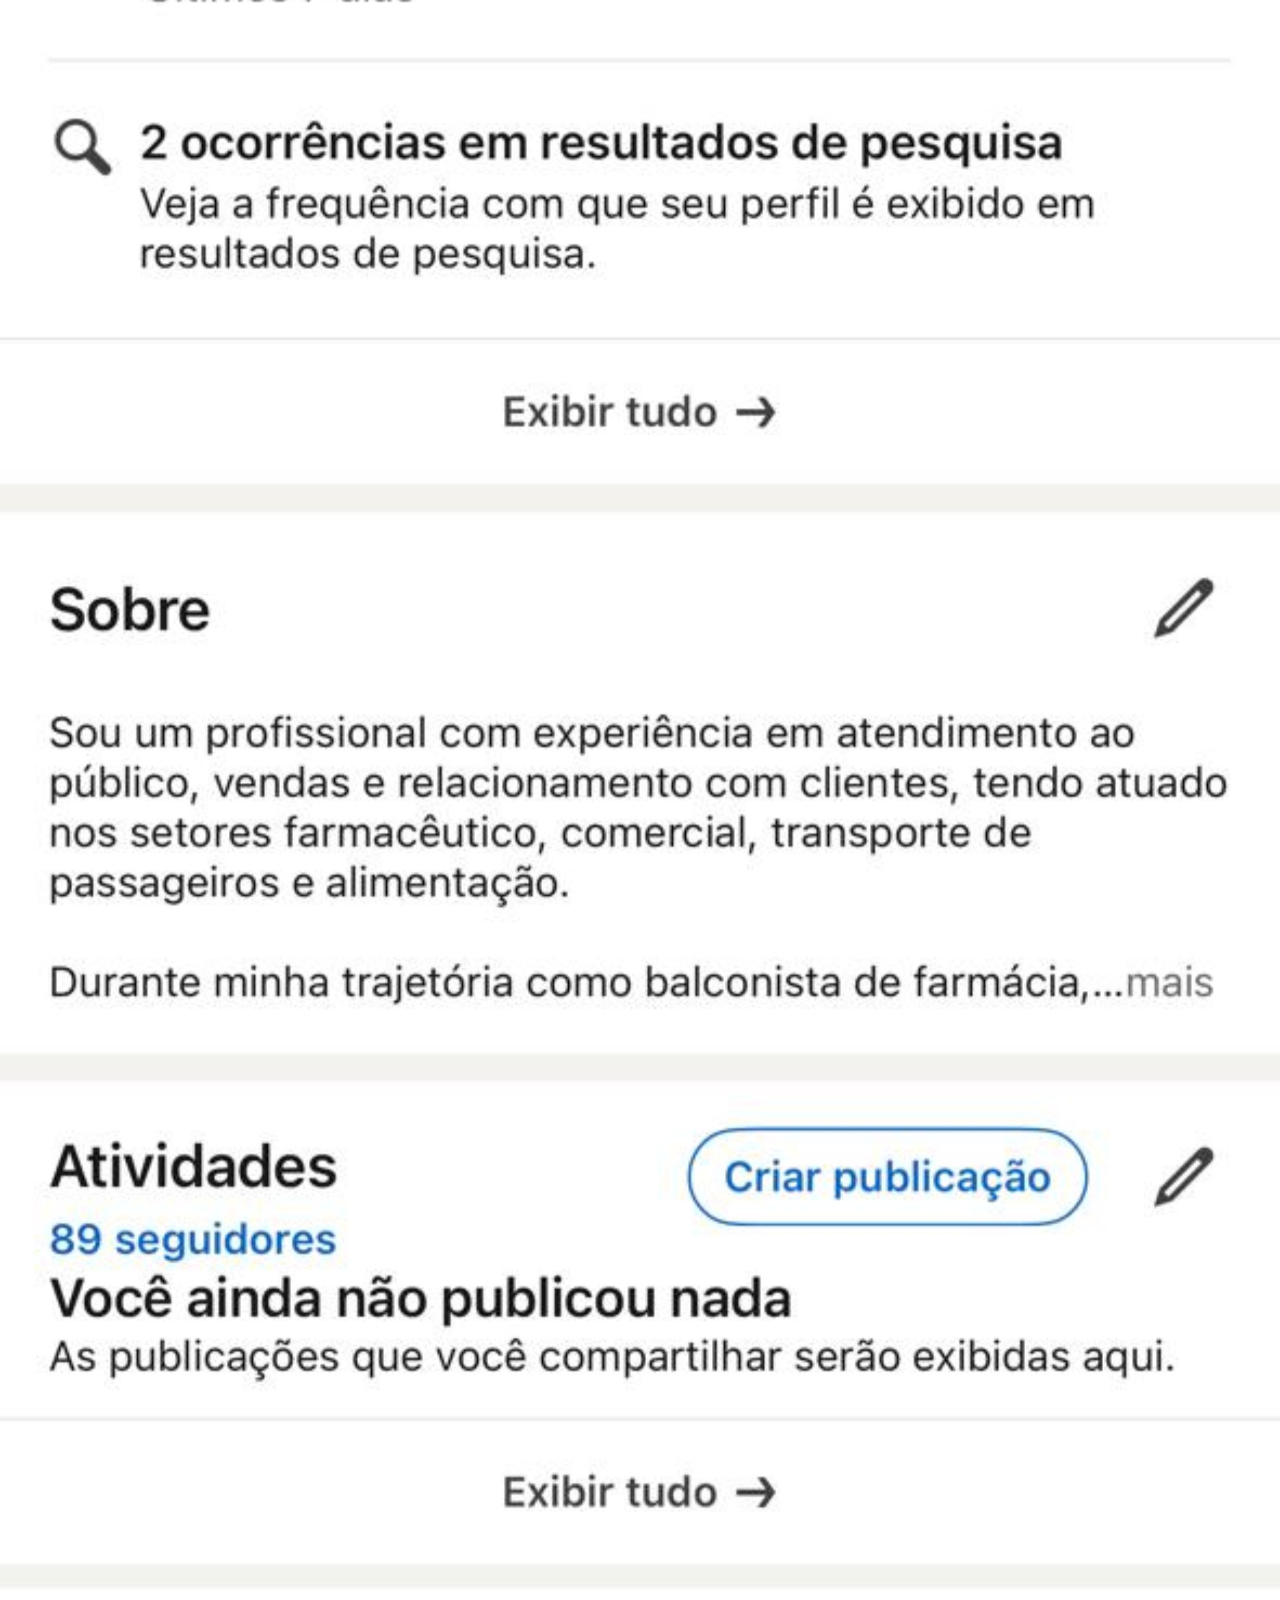
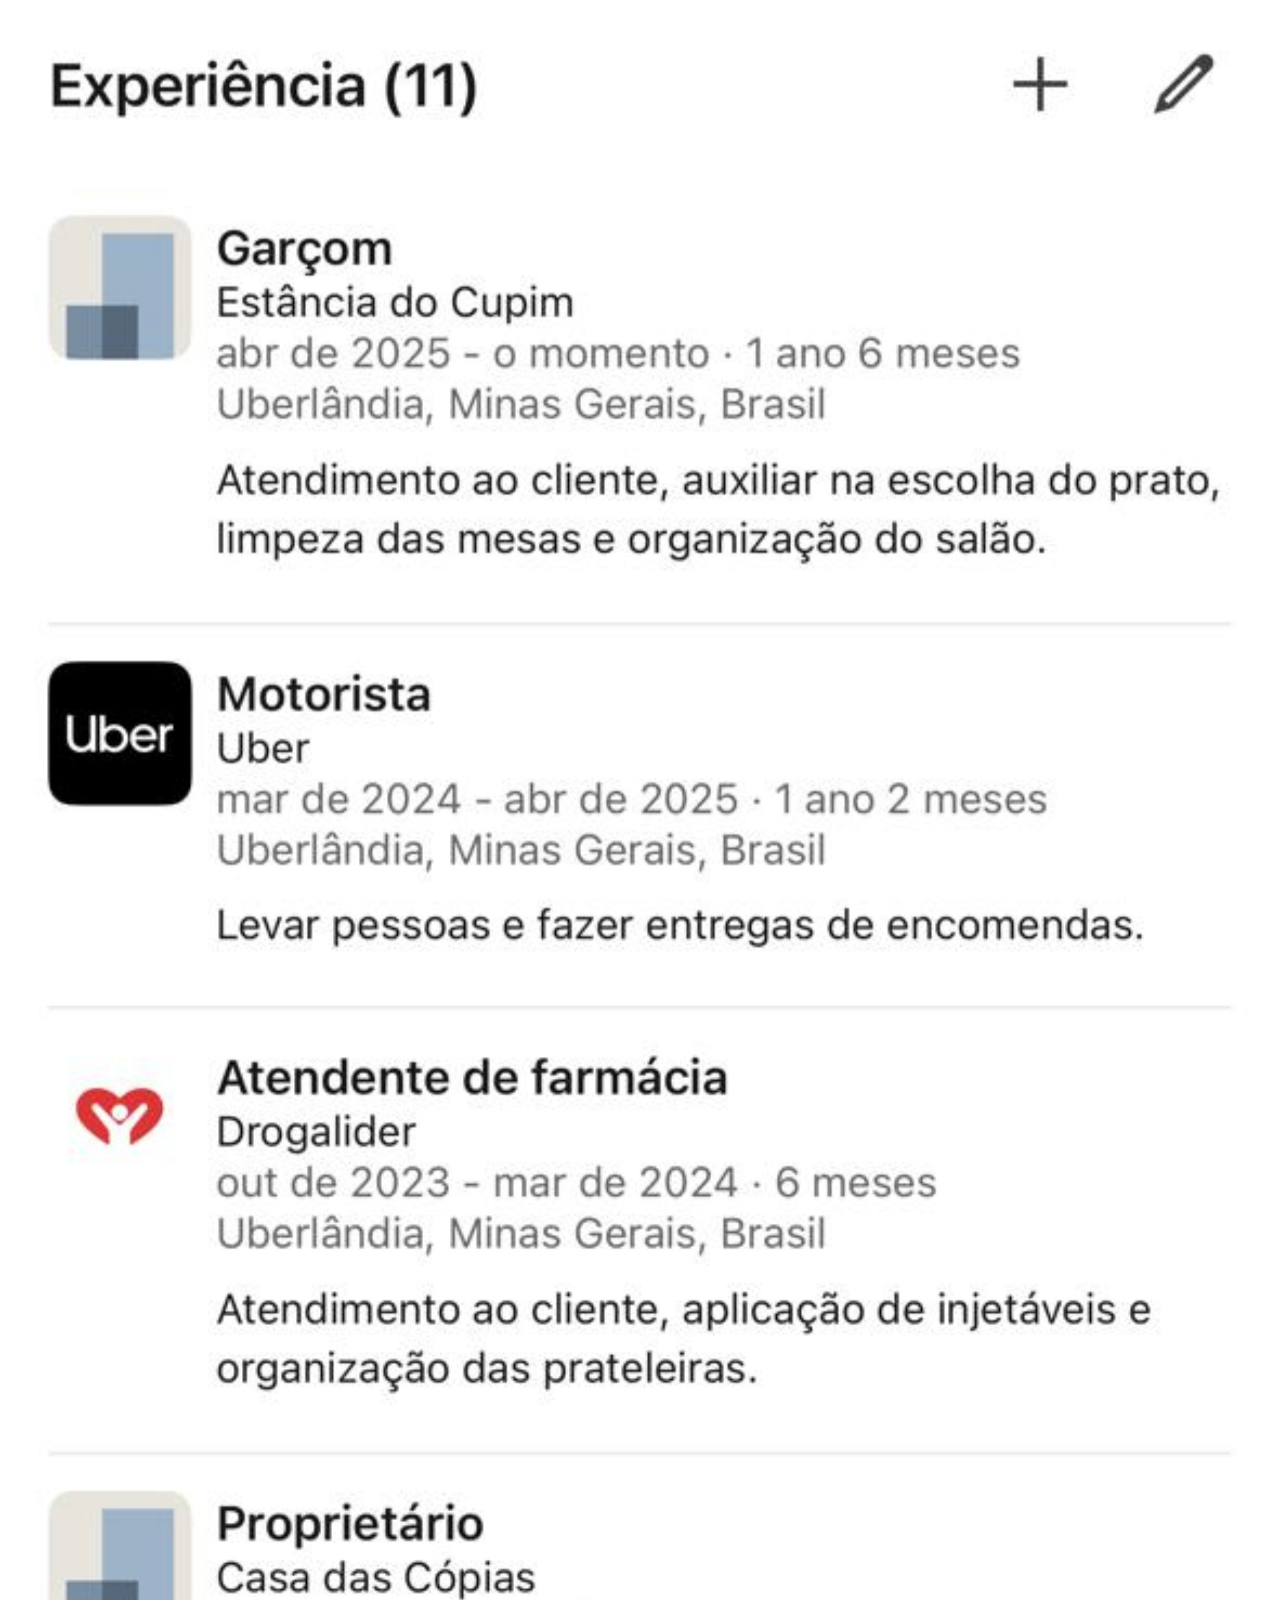
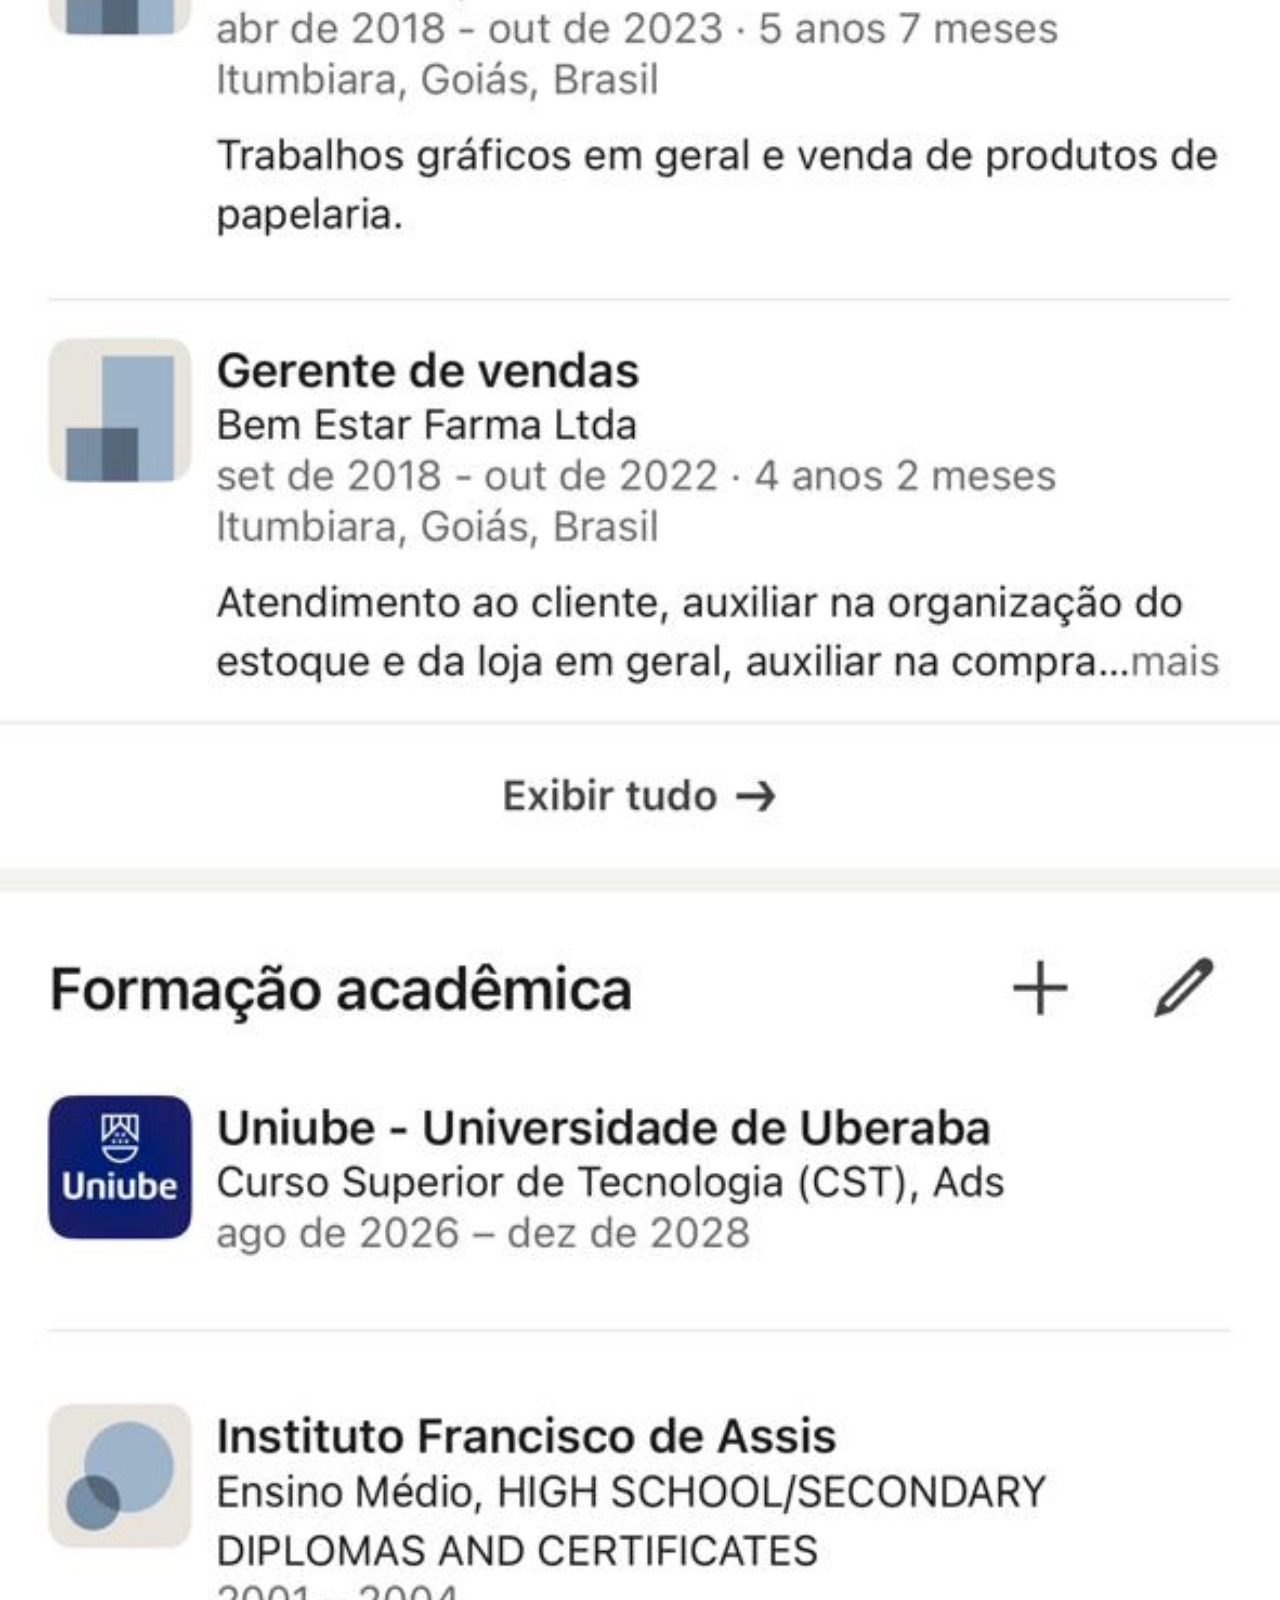
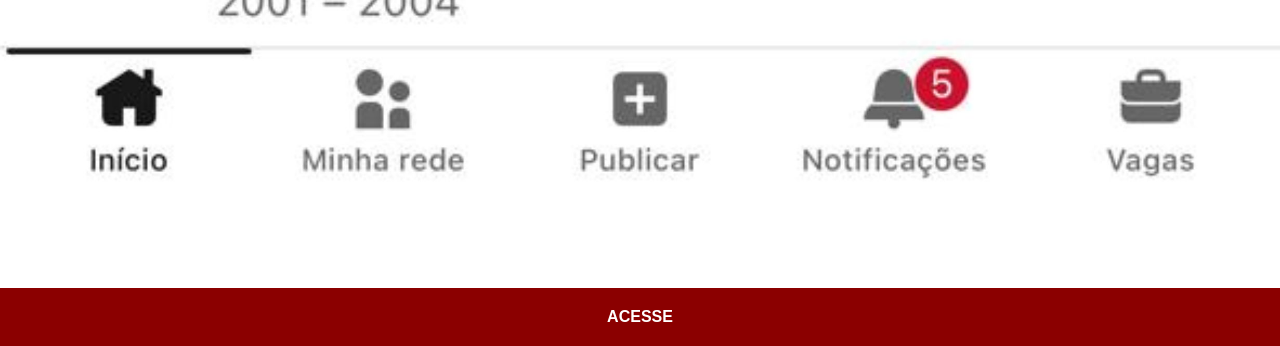
<file: linkedin.html>
<!DOCTYPE html>
<html lang="pt-br">
<head>
    <meta charset="UTF-8">
    <meta name="viewport" content="width=device-width, initial-scale=1.0">
    <title>Linkedin</title>
    <link rel="stylesheet" href="estilos/social.css">
</head>
<body>
    <img src="imagens/tela-linkedin.jpg" alt="Linkedin">
    <a href="https://www.linkedin.com/in/willian-jos%C3%A9-barboza-881217149/" target="_blank">ACESSE</a>
</body>
</html>
</file>
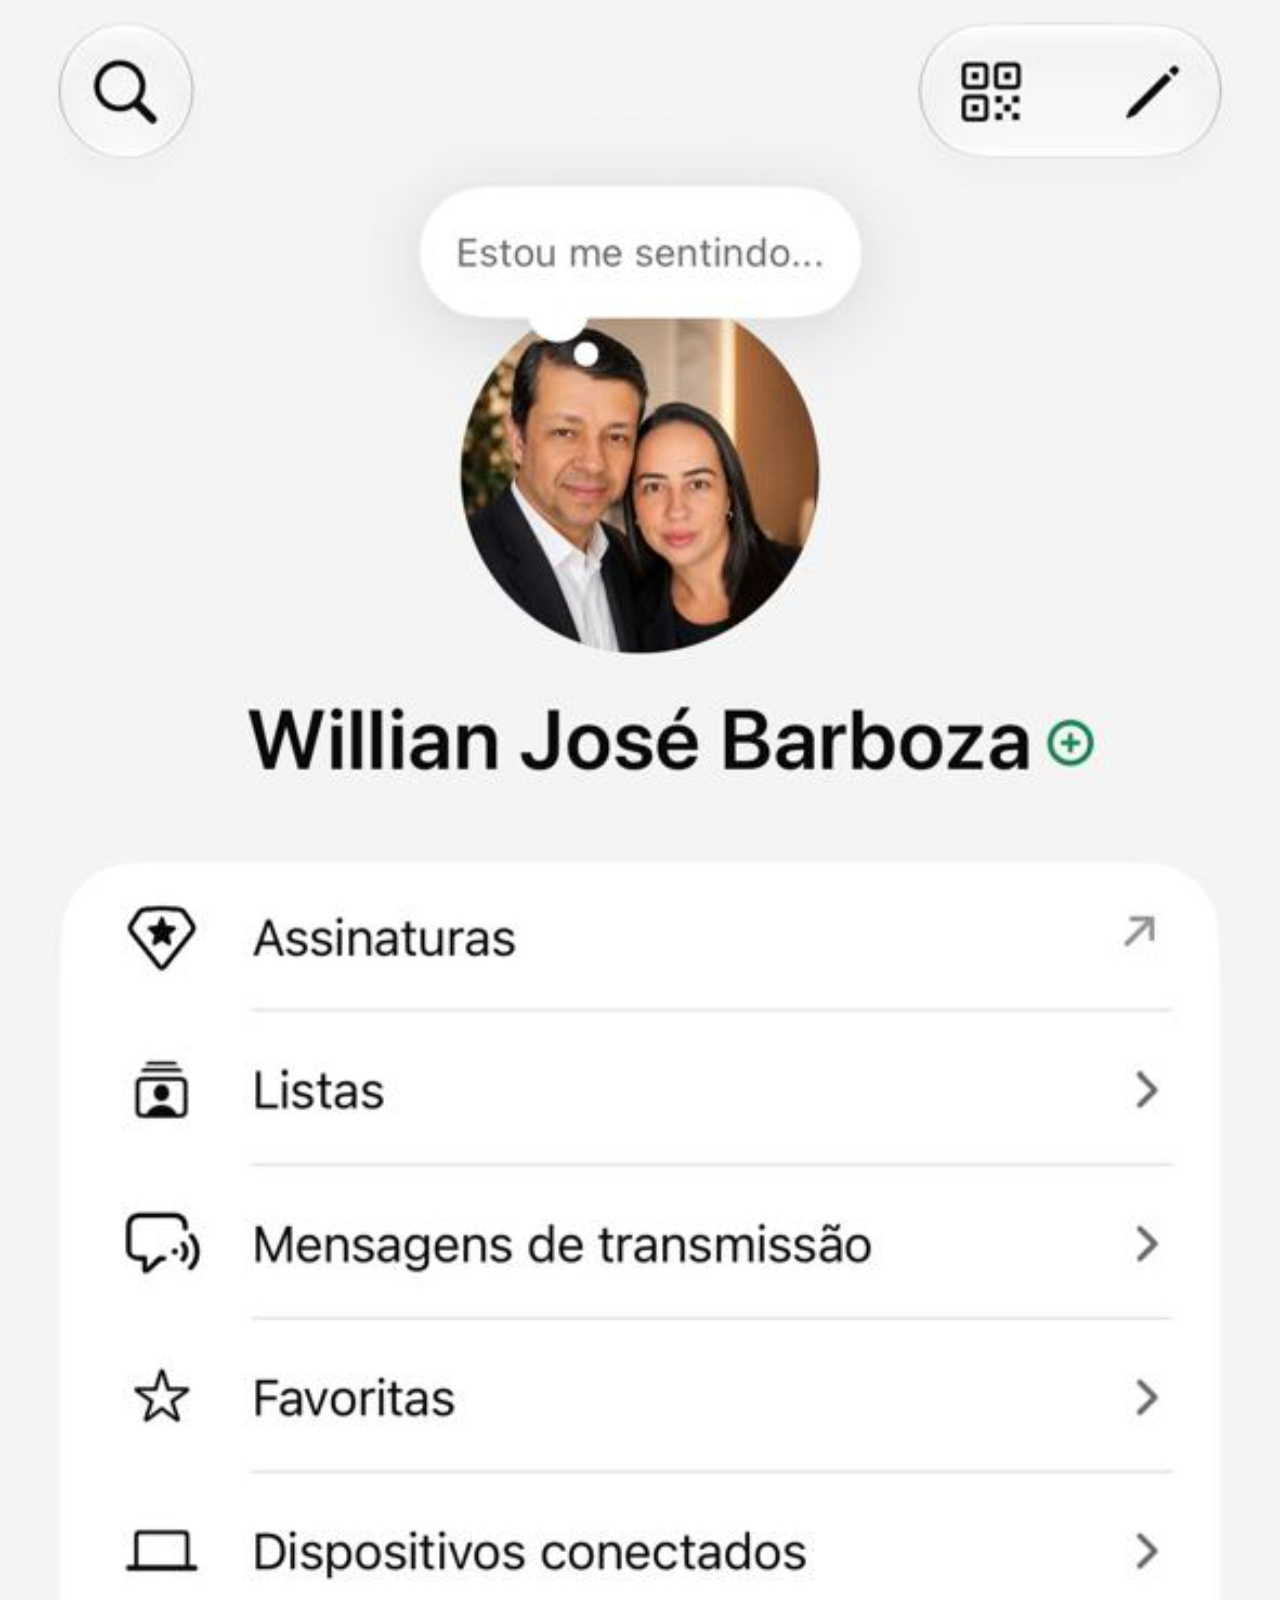
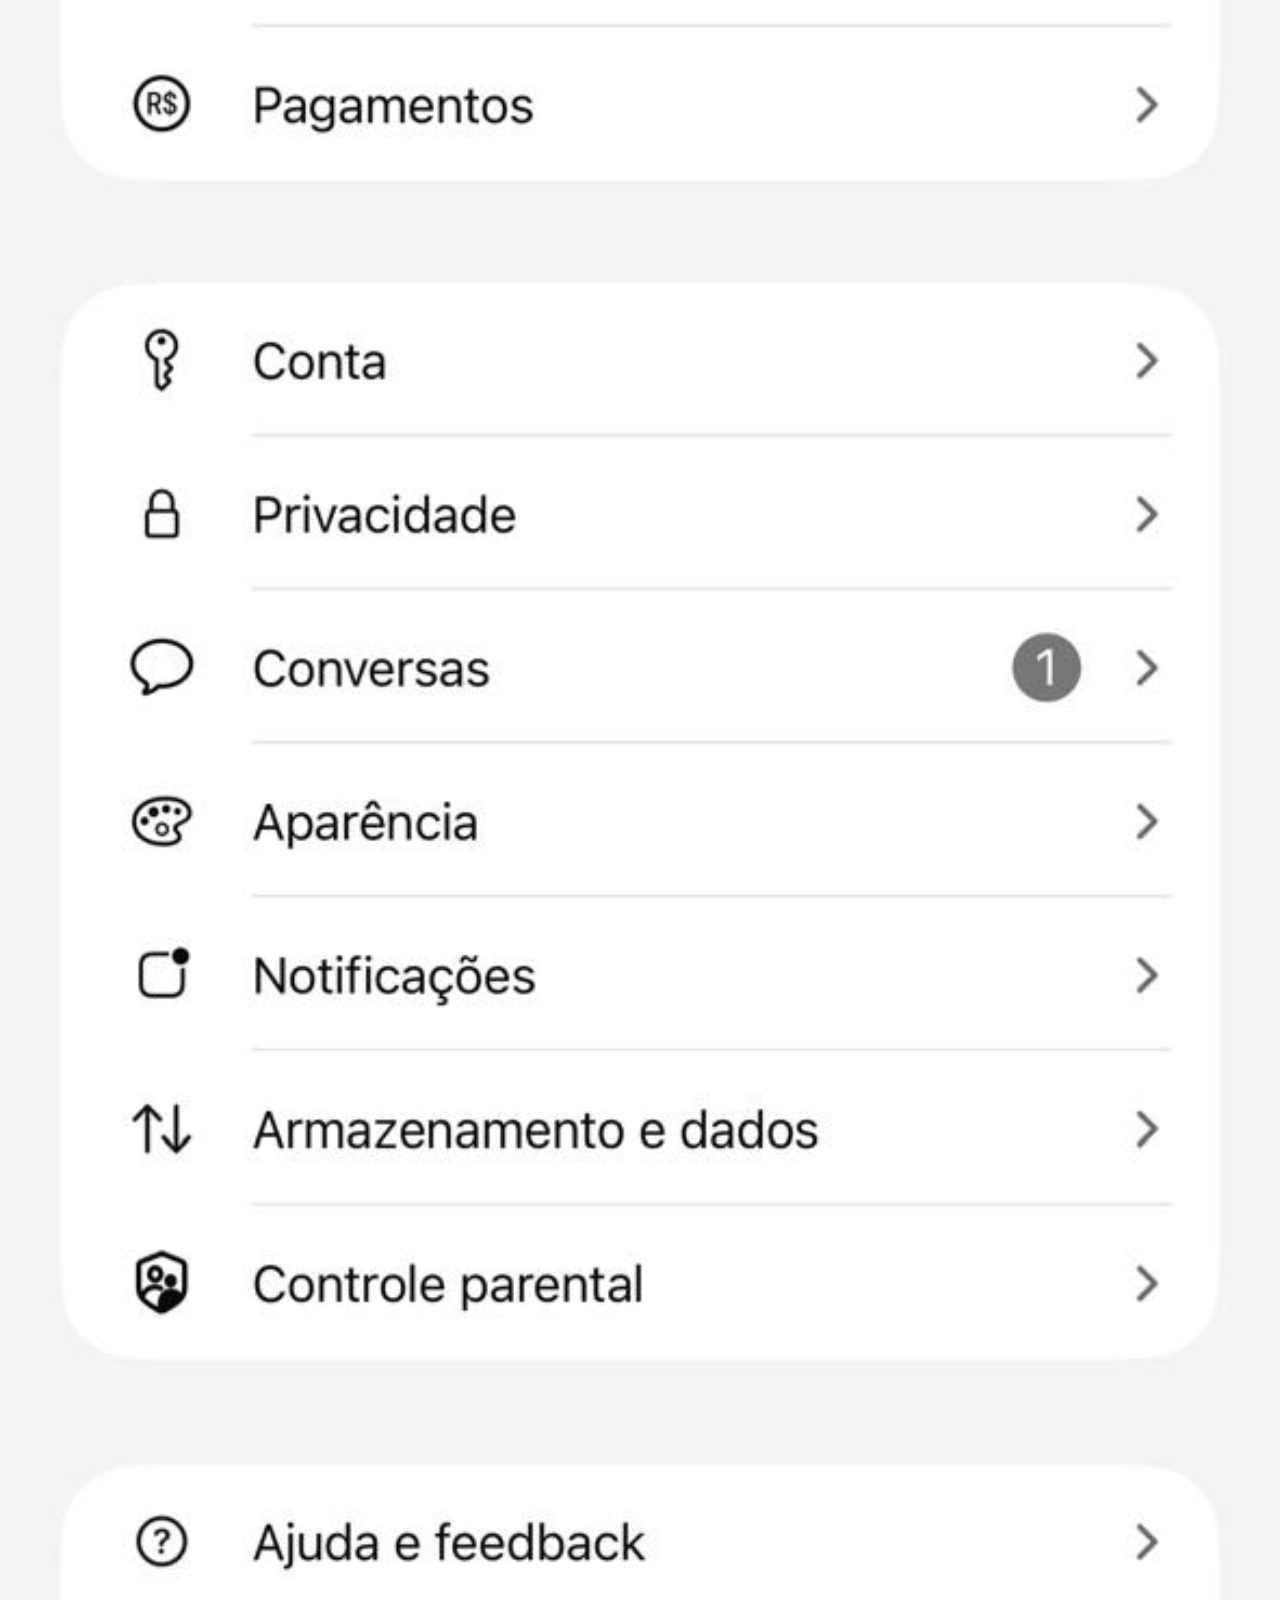
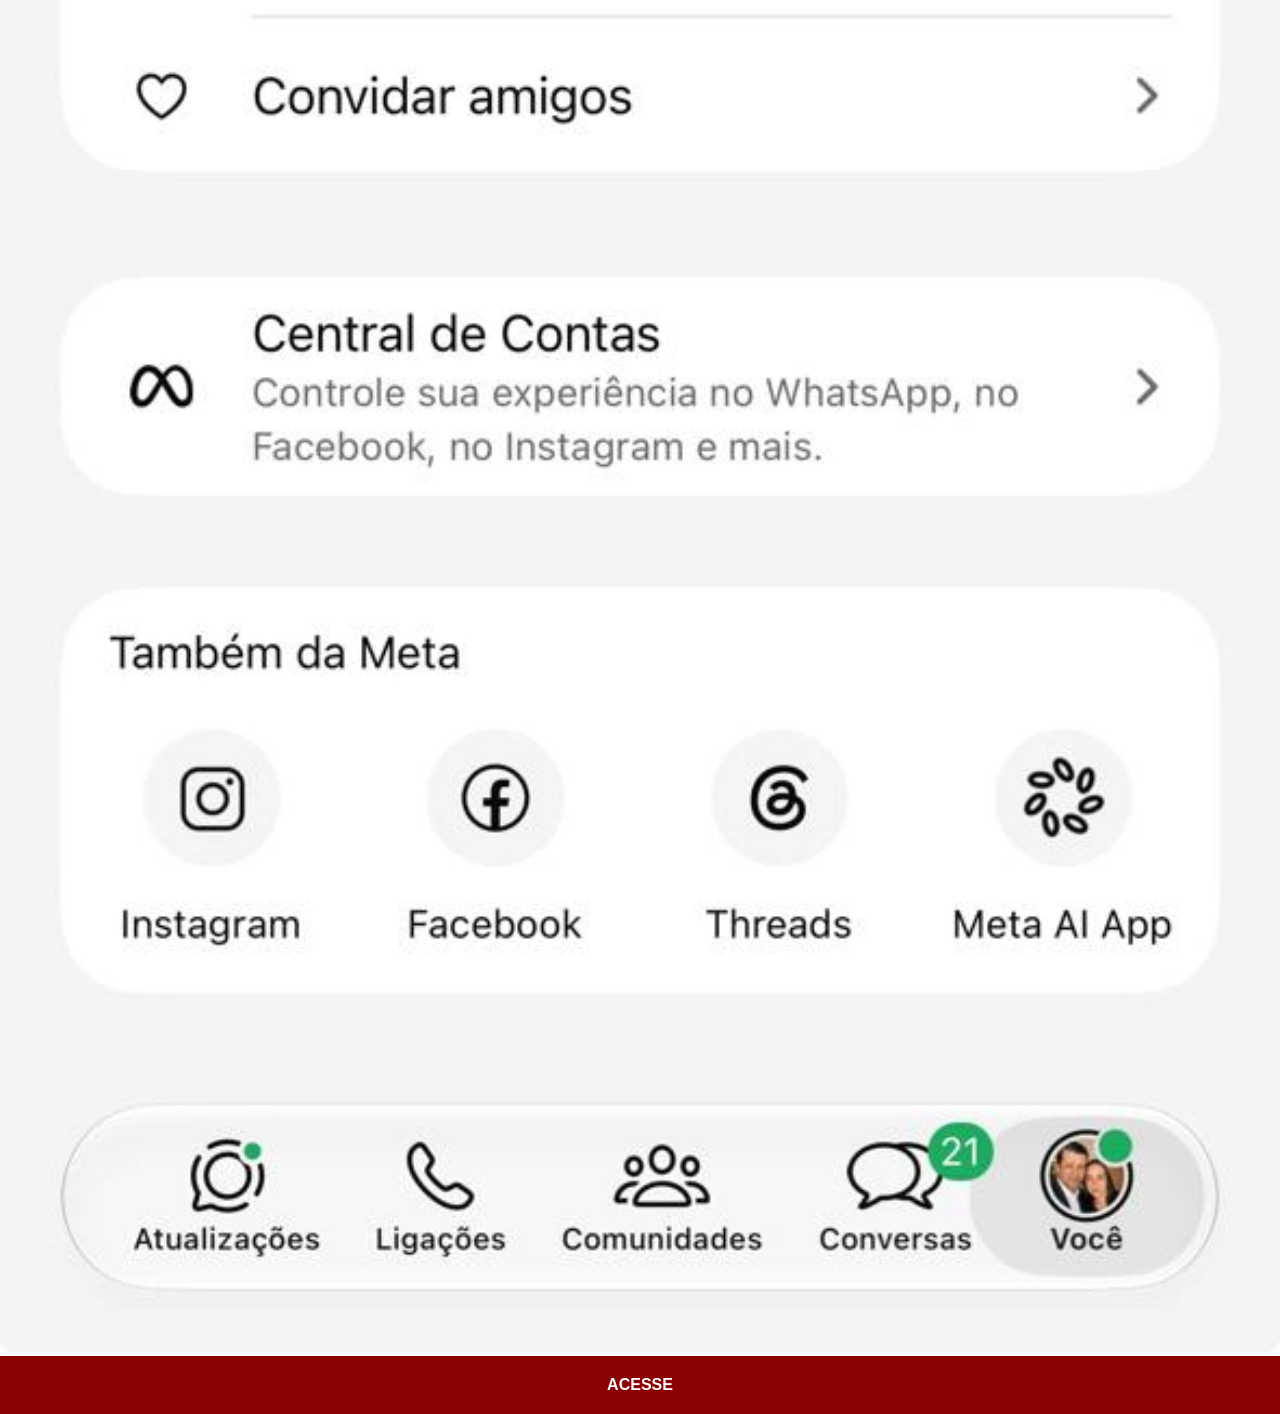
<file: whatsapp.html>
<!DOCTYPE html>
<html lang="pt-br">
<head>
    <meta charset="UTF-8">
    <meta name="viewport" content="width=device-width, initial-scale=1.0">
    <title>WhatsApp</title>
    <link rel="stylesheet" href="estilos/social.css">
</head>
<body>
    <img src="imagens/tela-whatsapp.jpg" alt="whatsapp">
    <a href="https://wa.me/5534984444403?text=Ol%C3%A1!%20Tudo%20bem?%20Gostaria%20de%20saber%20mais%20sobre%20seu%20trabalho." target="_blank">ACESSE</a>
</body>
</html>
</file>
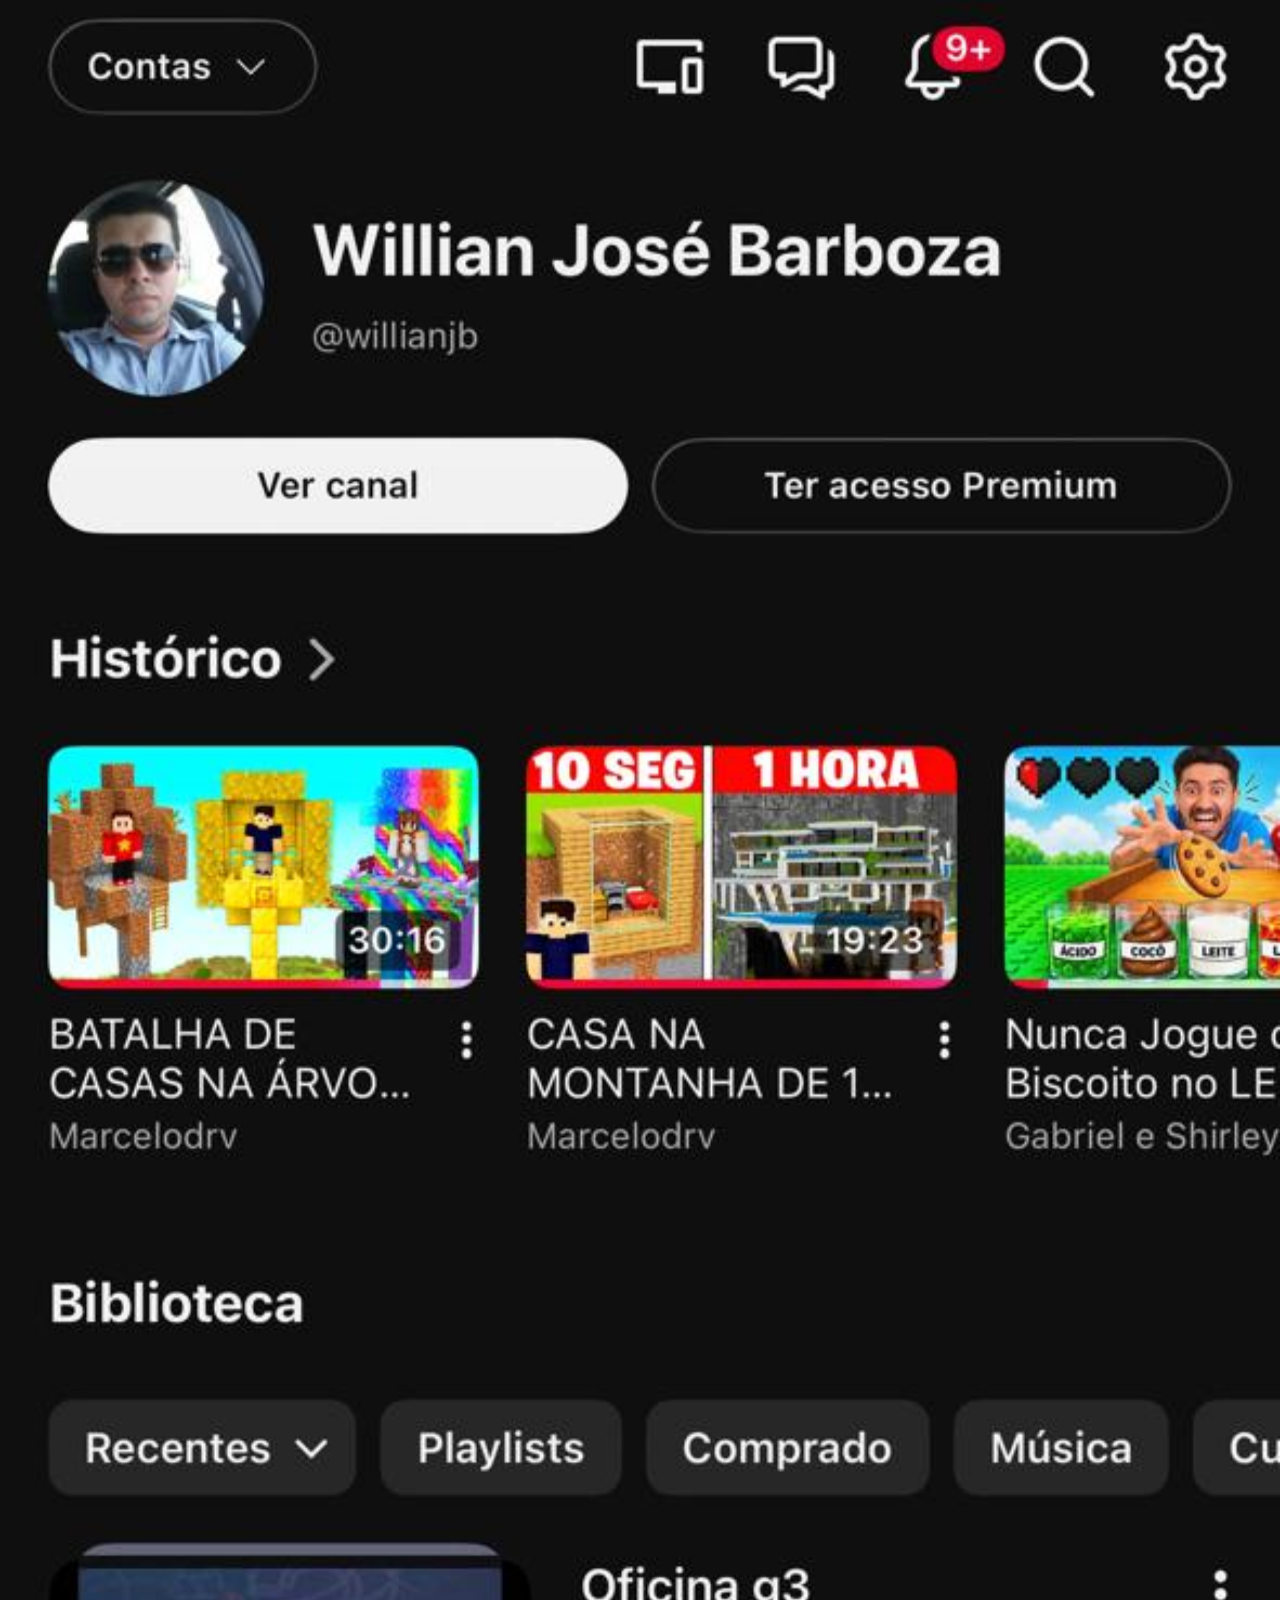
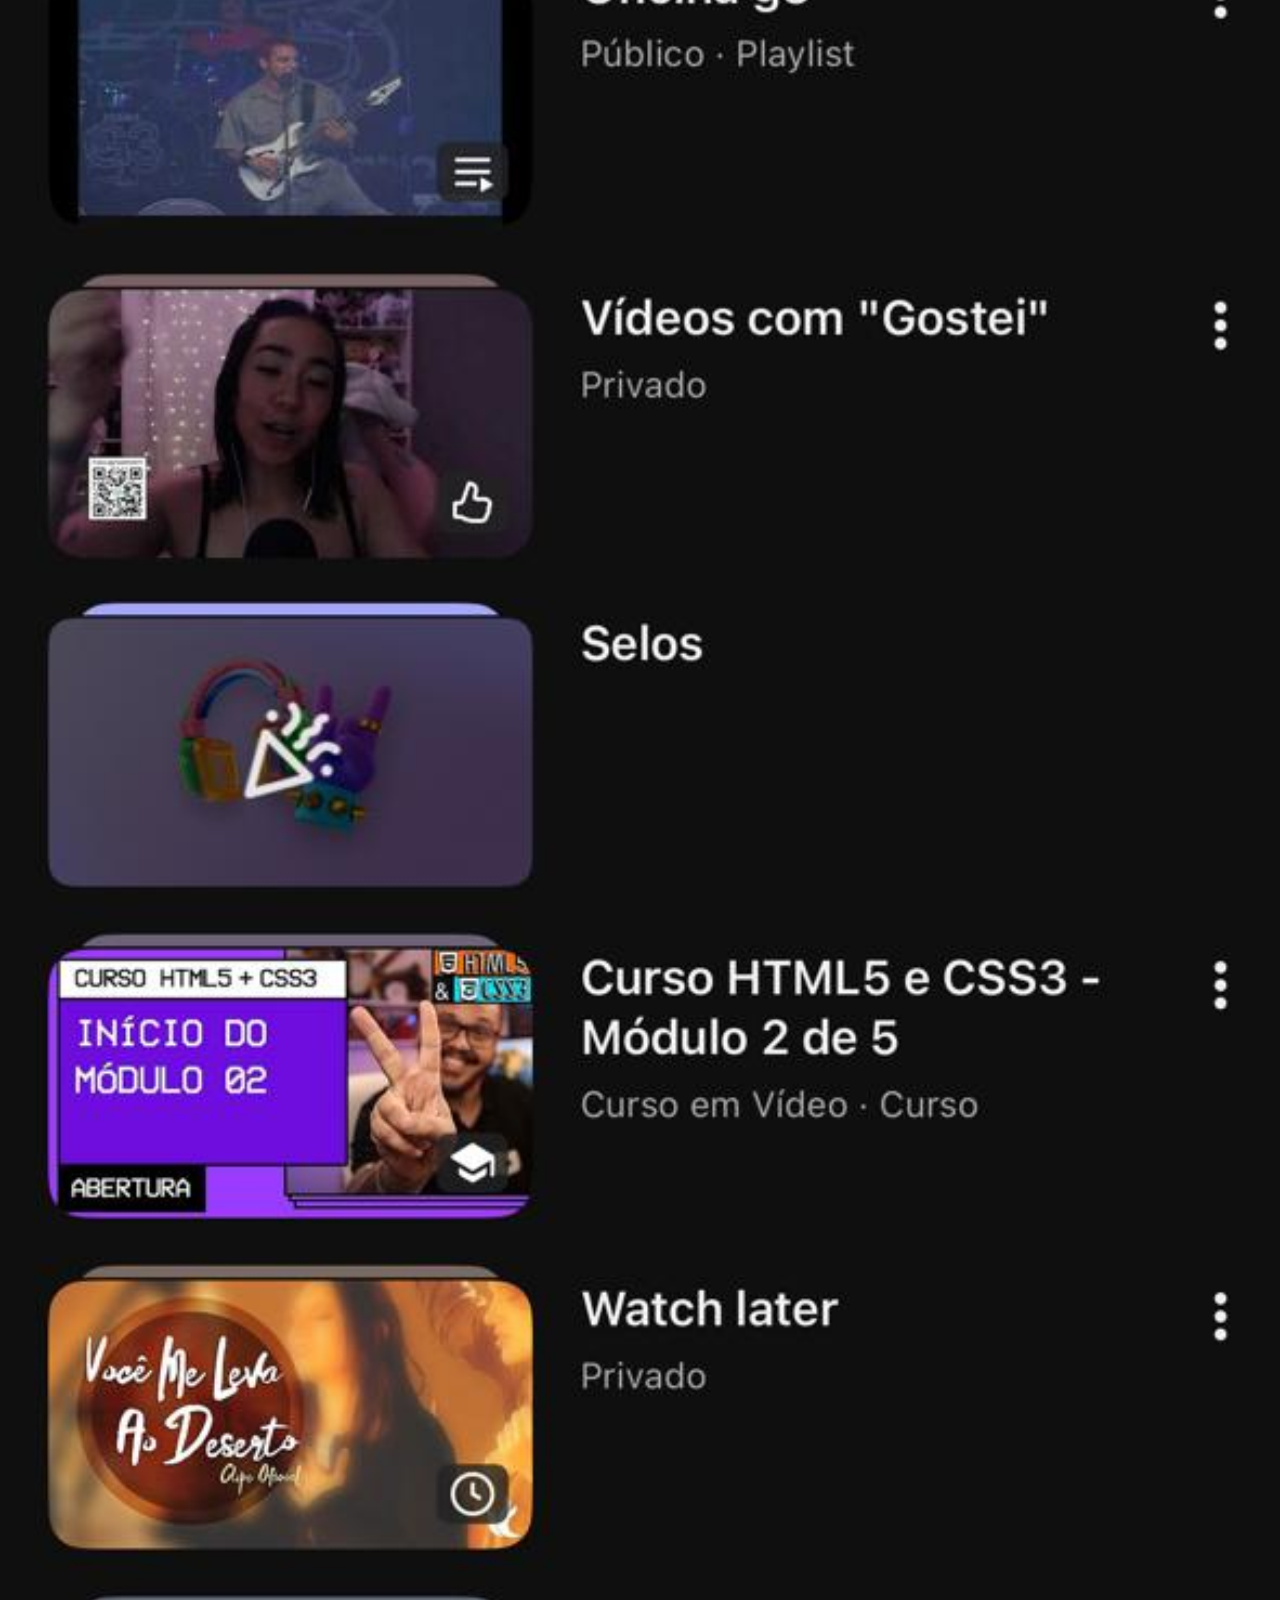
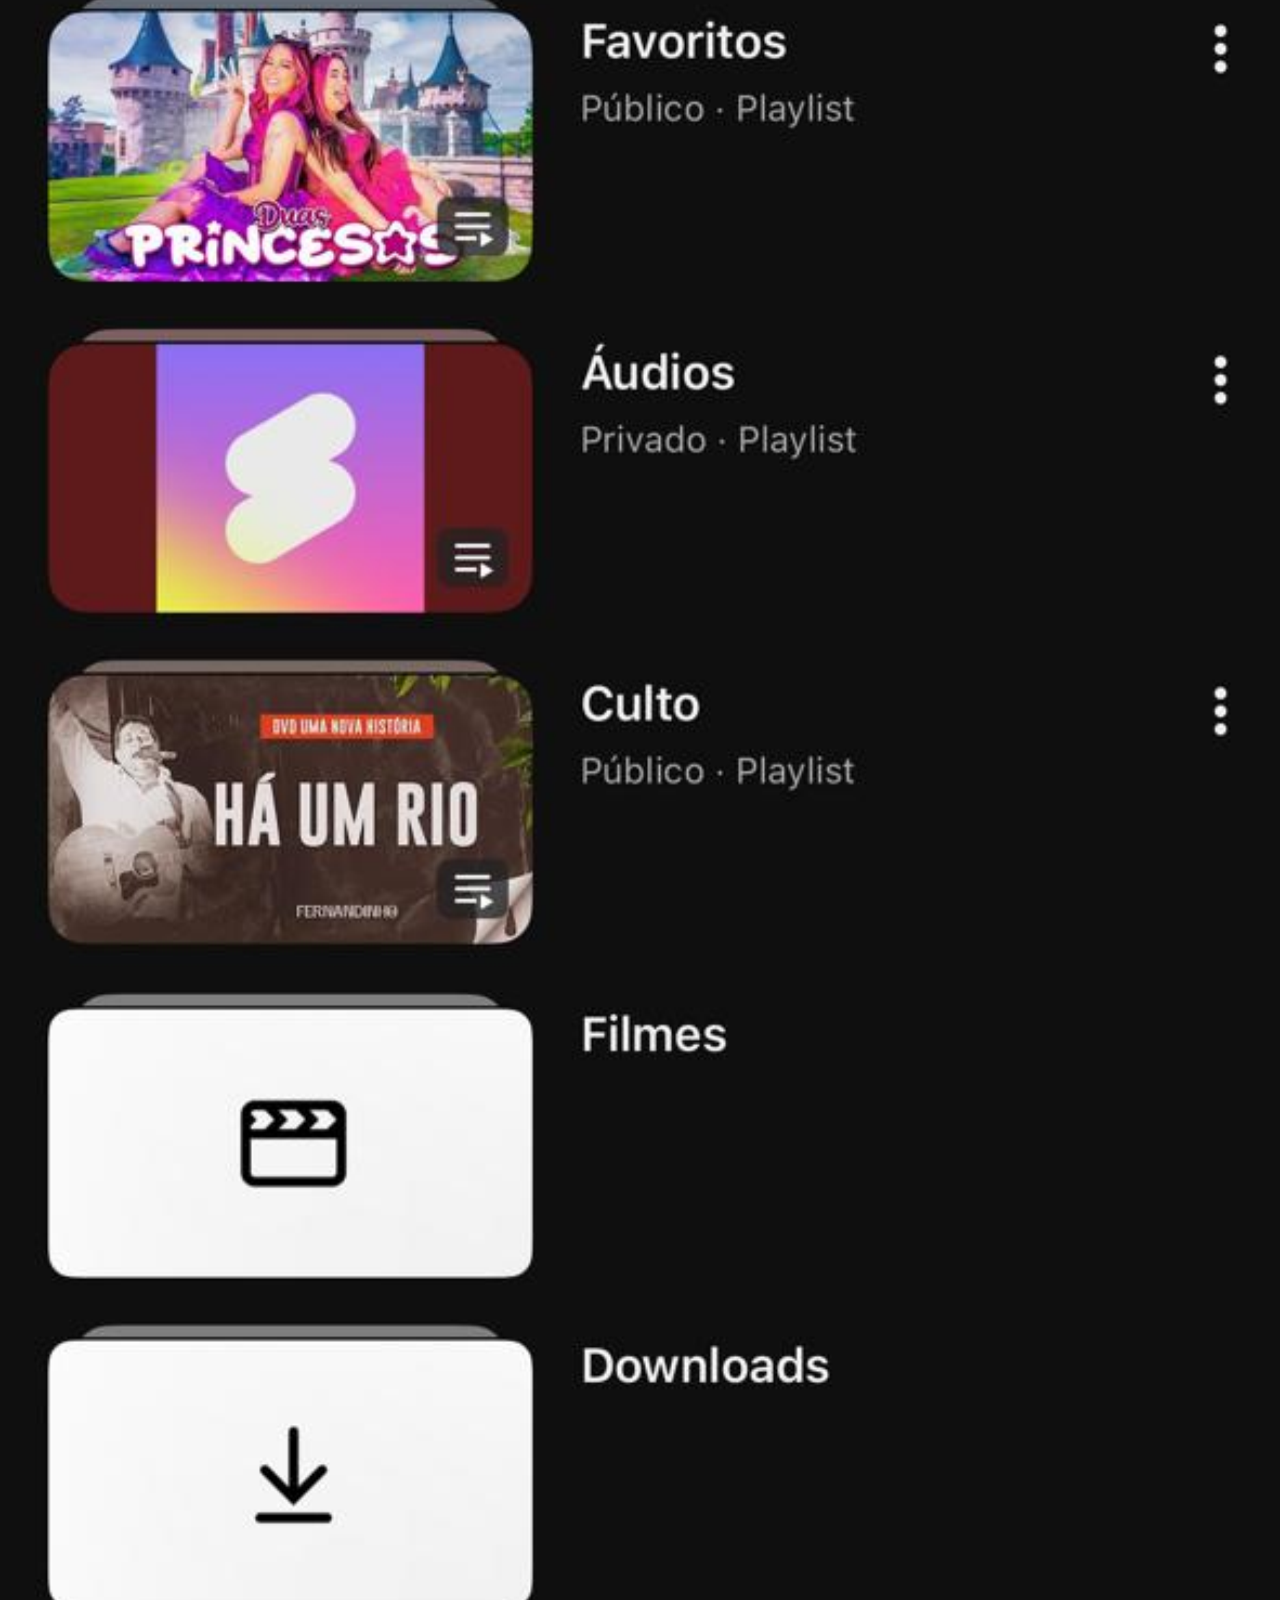
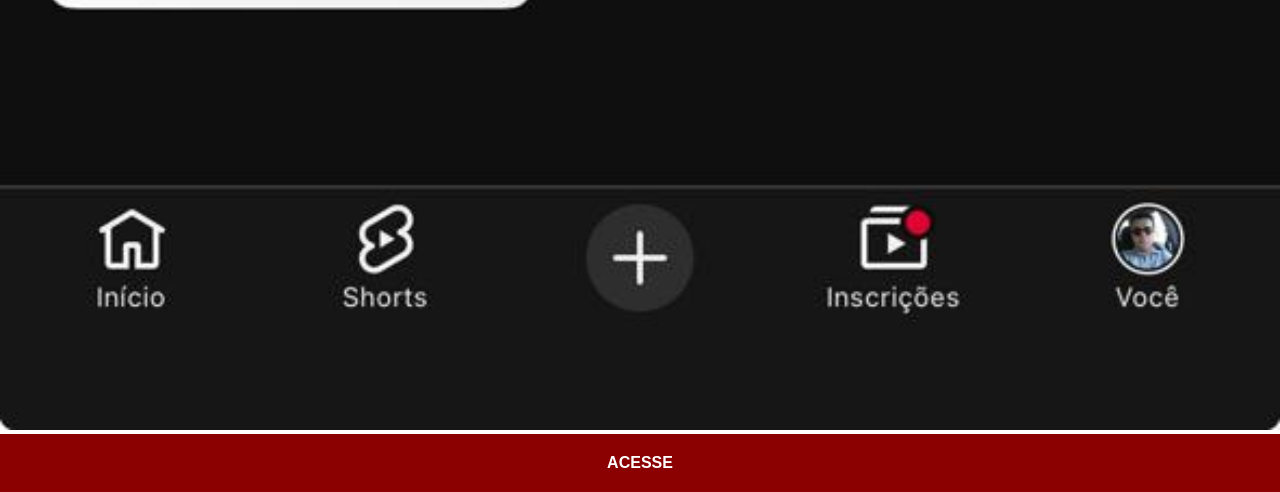
<file: youtube.html>
<!DOCTYPE html>
<html lang="pt-br">
<head>
    <meta charset="UTF-8">
    <meta name="viewport" content="width=device-width, initial-scale=1.0">
    <title>YouTube</title>
    <link rel="stylesheet" href="estilos/social.css">
</head>
<body>
    <img src="imagens/tela-youtube-2.png" alt="YouTube">
    <a href="https://www.youtube.com/@willianjb" target="_blank">ACESSE</a>
</body>
</html>
</file>
<file: estilos/style.css>
@charset "UTF-8";

* {
    margin: 0px;
    padding: 0px;
    font-family: Arial, Helvetica, sans-serif;
}

html, body {
    height: 100vh;
    width: 100vw;
    background-color: black;
}

body {
    background: url('../imagens/fundo-madeira.jpg') no-repeat top center;
    background-size: cover;
    background-attachment: fixed;

}

main {
    position: relative;
    height: 100vh;
}

section#telefone {
    position: absolute;
    top: 50%;
    left: 50%;
    transform: translate(-50%, -50%);

    height: 593px;
    width: 294.13px;
    background: url('../imagens/frame-iphone-2.png') no-repeat;
}

iframe#tela {
    position: relative;
    top: 75px;
    left: 20px;
    width: 254px;
    height: 447px;
}

section#redes-sociais {
    padding-top: 10px;
    text-align: right;
}

section#redes-sociais img {
    width: 42px;
    margin: 10px;
    border-radius: 50%;
    box-shadow: 2px 2px 5px rgba(0, 0, 0, 0,400);
    box-sizing: border-box;
}

section#redes-sociais img:hover {
    width: 50px;
    border: 2px solid rgba(255, 255, 255, 0.600);
    transform: translate(-3px, -3px);
    box-shadow: 5px 5px 10px rgba(0, 0, 0, 0.600);
    transition: transform .3s, border 1s;
}
</file>
<file: estilos/social.css>
@charset 'UTF-8';

        * {
            margin: 0px;
            padding: 0px;
            font-family: Arial, Helvetica, sans-serif;
        }

        ::-webkit-scrollbar {
            width: 0px;
            height: 0px;
        }

        img {
            width: 100vw;
        }

        a {
            display: block;
            background-color: darkred;
            color: white;
            padding: 20px;
            text-align: center;
            font-weight: bolder;
            text-decoration: none;
        }
        
        a:hover {
            background-color: red;
        }
</file>
